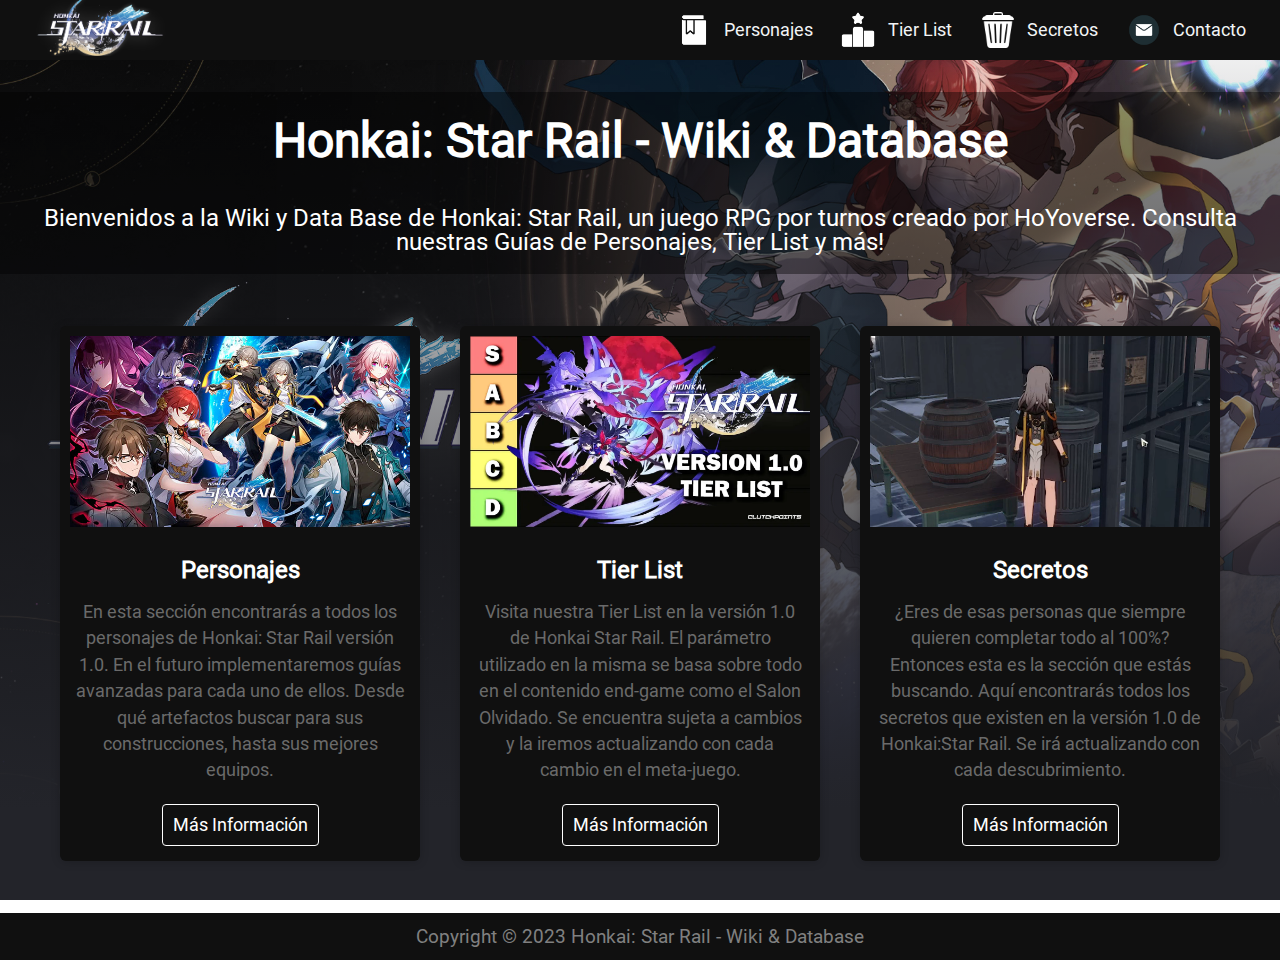
<file: index.html>
<!DOCTYPE html>
<html lang="es">
    <head>
        <meta charset="UTF-8">
        <meta http-equiv="X-UA-Compatible" content="IE=edge">
        <meta name="viewport" content="width=device-width, initial-scale=1.0">
        <!-- UTILIZACIÓN de SEO on-page -->
        <meta name="description" content="Bienvenidos a la Wiki y Data Base de Honkai: Star Rail, un juego RPG por turnos creado por HoYoverse.
        Consulta nuestras Guías de Personajes, Tier List y más!">
        <meta name="keywords" content="HONKAI, STAR, RAIL, WIKI">
        <link rel="stylesheet" href="./css/styles.css">
        <link rel="shortcut icon" href="./img/page-ico.jpg">
        <title>Honkai: Star Rail - Wiki & Database</title>
    </head>

    <body class="content__background hsr">

        <!-- ENCABEZADO DE PÁGINA con LOGO y menu de NAVEGACIÓN -->
        <header>
            <a href="./index.html"><img src="./img/logo-hsr.png" alt="Honkai: Star Rail" class="header__logo"></a>
            <nav class="header__nav">
                <a class="nav__item" href="./pages/personajes.html">
                    <img src="./img/guias-de-personajes-ico.png" class="item__img" alt="Personajes">
                    <span class="item__span" style="margin-left: 0.5rem;">Personajes</span>
                </a>
                <a class="nav__item" href="./pages/tierlist.html">
                    <img src="./img/tier-list-ico.png" class="item__img" alt="Tier List">
                    <span class="item__span" style="margin-left: 0.5rem;">Tier List</span>
                </a>
                <a class="nav__item" href="./pages/secretos.html">
                    <img src="./img/secretos-ico.png" class="item__img" alt="Secretos">
                    <span class="item__span" style="margin-left: 0.5rem;">Secretos</span>
                </a>
                <a class="nav__item" href="./pages/contacto.html">
                    <img src="./img/correo-ico.png" class="item__img" alt="Contacto">
                    <span class="item__span" style="margin-left: 0.5rem;">Contacto</span>
                </a>
            </nav>
        </header>

        <main>

            <!-- BANNER con TITULO y DESCRIPCIÓN -->
            <section>
                <div class="content__hero">
                    <h1>Honkai: Star Rail - Wiki & Database</h1>
                    <p>
                        Bienvenidos a la Wiki y Data Base de Honkai: Star Rail, un juego RPG por turnos creado por HoYoverse.
                        Consulta nuestras Guías de Personajes, Tier List y más!
                    </p>
                </div>
            </section>

            <!-- CARTAS con SUBTITULOS, DESCRIPCIÓN y BOTÓN  -->
            <section class="section__cards">
                <div class="container__card">
                    <div class="card">
                        <figure>
                            <img src="./img/guiadepersonajes.jpg" alt="Personajes">
                        </figure>
                        <div class="content__card">
                            <h3>Personajes</h3>
                            <p>En esta sección encontrarás a todos los personajes de Honkai: Star Rail versión 1.0. En el futuro implementaremos guías avanzadas para cada uno de ellos. Desde qué artefactos buscar para sus construcciones, hasta sus mejores equipos.</p>
                            <a href="./pages/personajes.html">Más Información</a>      
                        </div>
                    </div>
                    <div class="card">
                        <figure>
                            <img src="./img/tierlist-fondo.jpg" alt="Tier List">
                        </figure>
                        <div class="content__card">
                            <h3>Tier List</h3>
                            <p>Visita nuestra Tier List en la versión 1.0 de Honkai Star Rail. El parámetro utilizado en la misma se basa sobre todo en el contenido end-game como el Salon Olvidado. Se encuentra sujeta a cambios y la iremos actualizando con cada cambio en el meta-juego.</p>
                            <a href="./pages/tierlist.html">Más Información</a>      
                        </div>
                    </div>
                    <div class="card">
                        <figure>
                            <img src="./img/secretos-fondo.png" alt="Secretos">
                        </figure>
                        <div class="content__card">
                            <h3>Secretos</h3>
                            <p>¿Eres de esas personas que siempre quieren completar todo al 100%? Entonces esta es la sección que estás buscando. Aquí encontrarás todos los secretos que existen en la versión 1.0 de Honkai:Star Rail. Se irá actualizando con cada descubrimiento.</p>
                            <a href="./pages/secretos.html">Más Información</a>      
                        </div>
                    </div>
                </div>         
            </section>
        </main>

        <!-- PIE DE PÁGINA con COPYRIGHT -->
        <footer>
            <div class="footer__container">
                <p>Copyright &copy; 2023 Honkai: Star Rail - Wiki & Database</p>
            </div>
        </footer>

    </body>
</html>
</file>
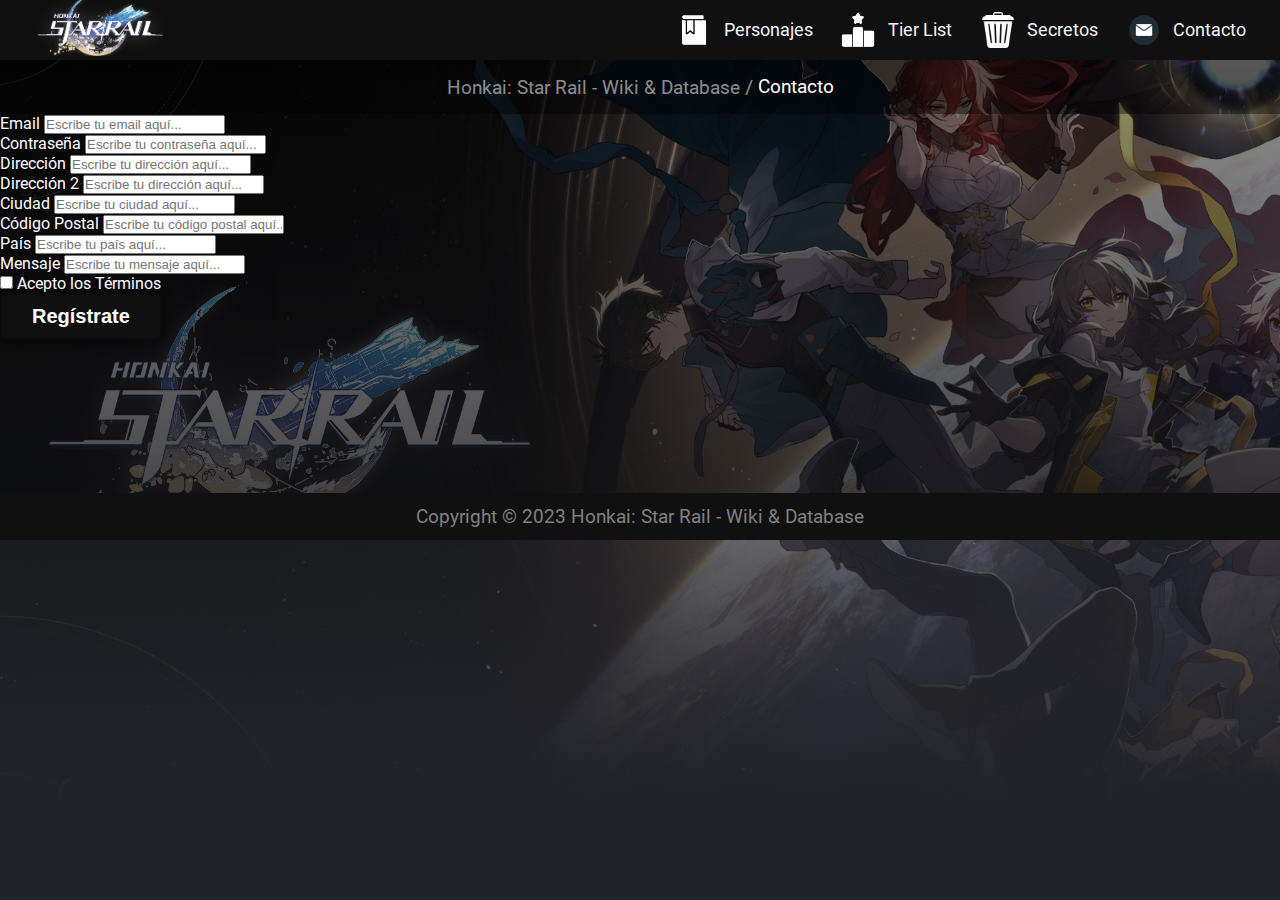
<file: pages/contacto.html>
<!DOCTYPE html>
<html lang="es">
    <head>
        <meta charset="UTF-8">
        <meta http-equiv="X-UA-Compatible" content="IE=edge">
        <meta name="viewport" content="width=device-width, initial-scale=1.0">
        <!-- UTILIZACIÓN de SEO on-page -->
        <meta name="description" content="En esta página podrás ponerte en contacto conmigo para sugerencias o consejos sobre la misma.">
        <meta name="keywords" content="HONKAI, STAR, RAIL, CONTACTO">
        <link rel="shortcut icon" href="../img/page-ico.jpg">
        <!-- UTILIZACIÓN de FRAMEWORK BOOTSTRAP -->
        <link href="https://cdn.jsdelivr.net/npm/bootstrap@5.2.3/dist/css/bootstrap.min.css" rel="stylesheet" integrity="sha384-rbsA2VBKQhggwzxH7pPCaAqO46MgnOM80zW1RWuH61DGLwZJEdK2Kadq2F9CUG65" crossorigin="anonymous">
        <link rel="stylesheet" href="../css/styles.css">
        <title>Honkai: Star Rail - Wiki & Database</title>
    </head>

    <body class="content__background hsr">

        <!-- ENCABEZADO DE PÁGINA con LOGO y menu de NAVEGACIÓN -->
        <header>
            <a href="../index.html"><img src="../img/logo-hsr.png" alt="Honkai: Star Rail" class="header__logo"></a>
            <nav class="header__nav">
                <a class="nav__item" href="../pages/personajes.html">
                    <img src="../img/guias-de-personajes-ico.png" class="item__img" alt="Personajes">
                    <span class="item__span" style="margin-left: 0.5rem;">Personajes</span>
                </a>
                <a class="nav__item" href="../pages/tierlist.html">
                    <img src="../img/tier-list-ico.png" class="item__img" alt="Tier List">
                    <span class="item__span" style="margin-left: 0.5rem;">Tier List</span>
                </a>
                <a class="nav__item" href="../pages/secretos.html">
                    <img src="../img/secretos-ico.png" class="item__img" alt="Secretos">
                    <span class="item__span" style="margin-left: 0.5rem;">Secretos</span>
                </a>
                <a class="nav__item" href="../pages/contacto.html">
                    <img src="../img/correo-ico.png" class="item__img" alt="Contacto">
                    <span class="item__span" style="margin-left: 0.5rem;">Contacto</span>
                </a>
            </nav>
        </header>

        <main class="bg-osc">

            <!-- NAV de PERSONAJES -->
            <section>
                <ul class="page__nav">
                    <li>
                        <a href="../index.html" class="nav__index">Honkai: Star Rail - Wiki & Database</a>
                    </li>
                    <li class="divider">/</li>
                    <li class="nav__now">Contacto</li>
                </ul>
            </section>

            <section class="container" style="padding-bottom: 153px;">
                <form class="row g-3 p-lg-5">

                    <div class="col-6">
                        <label for="emailInput" class="form-label">Email</label>
                        <input type="email" class="form-control" id="emailInput" placeholder="Escribe tu email aquí...">
                    </div>

                    <div class="col-6">
                        <label for="passwordInput" class="form-label">Contraseña</label>
                        <input type="password" class="form-control" id="passwordInput" placeholder="Escribe tu contraseña aquí...">
                    </div>

                    <div class="col-12">
                        <label for="addressInput" class="form-label">Dirección</label>
                        <input type="text" class="form-control" id="addressInput" placeholder="Escribe tu dirección aquí...">
                    </div>

                    <div class="col-12">
                        <label for="addressInput" class="form-label">Dirección 2</label>
                        <input type="text" class="form-control" id="addressInput" placeholder="Escribe tu dirección aquí...">
                    </div>

                    <div class="col-6">
                        <label for="cityInput" class="form-label">Ciudad</label>
                        <input type="text" class="form-control" id="cityInput" placeholder="Escribe tu ciudad aquí...">
                    </div>

                    <div class="col-3">
                        <label for="postalCodeInput" class="form-label">Código Postal</label>
                        <input type="text" class="form-control" id="postalCodeInput" placeholder="Escribe tu código postal aquí...">
                    </div>

                    <div class="col-3">
                        <label for="countryInput" class="form-label">País</label>
                        <input type="text" class="form-control" id="countryInput" placeholder="Escribe tu país aquí...">
                    </div>

                    <div class="col-12">
                        <label for="textInput" class="form-label">Mensaje</label>
                        <input type="text" class="form-control" id="textInput" placeholder="Escribe tu mensaje aquí...">
                    </div>

                    <div class="col-12">
                        <div class="form-check">
                            <input type="checkbox" class="form-check-input" id="checkTerms">
                            <label for="checkTerms" class="form-check-label">Acepto los Términos</label>
                        </div> 
                    </div>

                    <div class="col-12">
                        <button type="submit" class="btn btn-primary">
                            Regístrate
                        </button>
                    </div>

                </form>
            </section>


        </main>

        <!-- PIE DE PÁGINA con COPYRIGHT -->
        <footer>
            <div class="footer__container">
                <p>Copyright &copy; 2023 Honkai: Star Rail - Wiki & Database</p>
            </div>
        </footer>

        <!-- UTILIZACIÓN de FRAMEWORK BOOTSTRAP -->
        <script src="https://cdn.jsdelivr.net/npm/@popperjs/core@2.11.6/dist/umd/popper.min.js" integrity="sha384-oBqDVmMz9ATKxIep9tiCxS/Z9fNfEXiDAYTujMAeBAsjFuCZSmKbSSUnQlmh/jp3" crossorigin="anonymous"></script>
        <script src="https://cdn.jsdelivr.net/npm/bootstrap@5.2.3/dist/js/bootstrap.min.js" integrity="sha384-cuYeSxntonz0PPNlHhBs68uyIAVpIIOZZ5JqeqvYYIcEL727kskC66kF92t6Xl2V" crossorigin="anonymous"></script>
    </body>
</html>
</file>
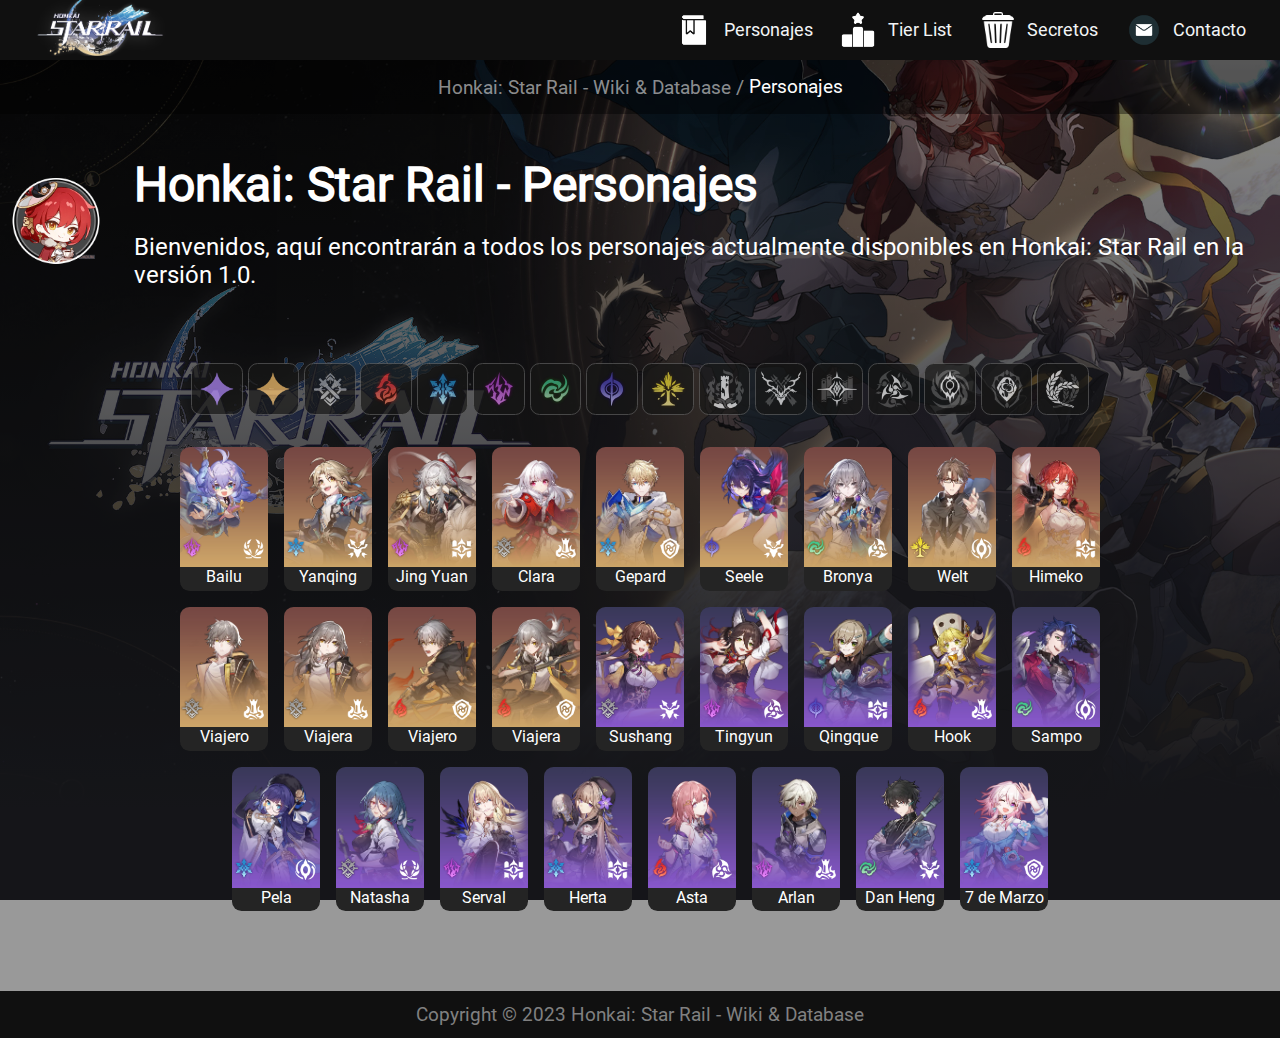
<file: pages/personajes.html>
<!DOCTYPE html>
<html lang="es">
    <head>
        <meta charset="UTF-8">
        <meta http-equiv="X-UA-Compatible" content="IE=edge">
        <meta name="viewport" content="width=device-width, initial-scale=1.0">
        <!-- UTILIZACIÓN de SEO on-page -->
        <meta name="description" content="Bienvenidos, aquí encontrarás a todos los personajes de Honkai: Star Rail en la versión 1.0.">
        <meta name="keywords" content="HONKAI, STAR, RAIL, PERSONAJES">
        <link rel="shortcut icon" href="../img/page-ico.jpg">
        <link rel="stylesheet" href="../css/styles.css">
        <title>Honkai: Star Rail - Wiki & Database</title>
    </head>

    <body class="content__background hsr">

        <!-- ENCABEZADO DE PÁGINA con LOGO y menu de NAVEGACIÓN -->
        <header>
            <a href="../index.html"><img src="../img/logo-hsr.png" alt="Honkai: Star Rail" class="header__logo"></a>
            <nav class="header__nav">
                <a class="nav__item" href="../pages/personajes.html">
                    <img src="../img/guias-de-personajes-ico.png" class="item__img" alt="Personajes">
                    <span class="item__span" style="margin-left: 0.5rem;">Personajes</span>
                </a>
                <a class="nav__item" href="../pages/tierlist.html">
                    <img src="../img/tier-list-ico.png" class="item__img" alt="Tier List">
                    <span class="item__span" style="margin-left: 0.5rem;">Tier List</span>
                </a>
                <a class="nav__item" href="../pages/secretos.html">
                    <img src="../img/secretos-ico.png" class="item__img" alt="Secretos">
                    <span class="item__span" style="margin-left: 0.5rem;">Secretos</span>
                </a>
                <a class="nav__item" href="../pages/contacto.html">
                    <img src="../img/correo-ico.png" class="item__img" alt="Contacto">
                    <span class="item__span" style="margin-left: 0.5rem;">Contacto</span>
                </a>
            </nav>
        </header>

        <main class="bg-osc">

            <!-- NAV de PERSONAJES -->
            <section>
                <ul class="page__nav">
                    <li>
                        <a href="../index.html" class="nav__index">Honkai: Star Rail - Wiki & Database</a>
                    </li>
                    <li class="divider">/</li>
                    <li class="nav__now">Personajes</li>
                </ul>
            </section>

            <!-- ENCABEZADO de PERSONAJES -->
            <section class="tl__header">
                <div>
                    <img src="../img/page-ico3.png" alt="Icono" style="max-width: 100px;">
                </div>
                <div class="tl__header__detail">
                    <h1>Honkai: Star Rail - Personajes</h1>
                    <h2>
                        Bienvenidos, aquí encontrarán a todos los personajes actualmente disponibles en Honkai: Star Rail en la versión 1.0.
                    </h2>
                </div>
            </section>

            <!-- CONTENIDO de PERSONAJES -->
            <section class="char__main">
                <div>
                    <div class="char__filters">
                        <div class="filters__style">
                            <img src="../img/4star.png" alt="4⭐" class="filters__size">
                        </div>
                        <div class="filters__style">
                            <img src="../img/5star.png" alt="5⭐" class="filters__size">
                        </div>
                        <div class="filters__style">
                            <img src="../img/physic.png" alt="Fisico" class="filters__size">
                        </div>
                        <div class="filters__style">
                            <img src="../img/fire.png" alt="Fuego" class="filters__size">
                        </div>
                        <div class="filters__style">
                            <img src="../img/ice.png" alt="Hielo" class="filters__size">
                        </div>
                        <div class="filters__style">
                            <img src="../img/lightning.png" alt="Rayo" class="filters__size">
                        </div>
                        <div class="filters__style">
                            <img src="../img/wind.png" alt="Viento" class="filters__size">
                        </div>
                        <div class="filters__style">
                            <img src="../img/quantum.png" alt="Cuantico" class="filters__size">
                        </div>
                        <div class="filters__style">
                            <img src="../img/imaginarium.png" alt="Imaginario" class="filters__size">
                        </div>
                        <div class="filters__style">
                            <img src="../img/destruction.png" alt="Destrucción" class="filters__size">
                        </div>
                        <div class="filters__style">
                            <img src="../img/hunt.png" alt="Cacería" class="filters__size">
                        </div>
                        <div class="filters__style">
                            <img src="../img/erudition.png" alt="Erudición" class="filters__size">
                        </div>
                        <div class="filters__style">
                            <img src="../img/harmony.png" alt="Armonia" class="filters__size">
                        </div>
                        <div class="filters__style">
                            <img src="../img/nihility.png" alt="Nihilidad" class="filters__size">
                        </div>
                        <div class="filters__style">
                            <img src="../img/conservation.png" alt="Conservación" class="filters__size">
                        </div>
                        <div class="filters__style">
                            <img src="../img/abundance.png" alt="Abundancia" class="filters__size">
                        </div>
                    </div>
                    <div class="char__content">
                        <div class="char__content__detail">
                            <div class="content__detail__position">
                                <div class="char__background__image" style="background-image: url(../img/tl-5.png);">
                                    <div class="char__image" style="background-image: url(../img/bailu.png);"></div>
                                </div>
                                <img src="../img/lightning.png" alt="Rayo" class="char__ico">
                                <img src="../img/abundance2.png" alt="Abundancia" class="char__ico2">
                            </div>
                            <span class="char__content__name">Bailu</span>
                        </div>
                        <div class="char__content__detail">
                            <div class="content__detail__position">
                                <div class="char__background__image" style="background-image: url(../img/tl-5.png);">
                                    <div class="char__image" style="background-image: url(../img/yanqing.png);"></div>
                                </div>
                                <img src="../img/ice.png" alt="Hielo" class="char__ico">
                                <img src="../img/hunt2.png" alt="Caceria" class="char__ico2">
                            </div>
                            <span class="char__content__name">Yanqing</span>
                        </div>
                        <div class="char__content__detail">
                            <div class="content__detail__position">
                                <div class="char__background__image" style="background-image: url(../img/tl-5.png);">
                                    <div class="char__image" style="background-image: url(../img/jingyuan.png);"></div>
                                </div>
                                <img src="../img/lightning.png" alt="Rayo" class="char__ico">
                                <img src="../img/erudition2.png" alt="Erudición" class="char__ico2">
                            </div>
                            <span class="char__content__name">Jing Yuan</span>
                        </div>
                        <div class="char__content__detail">
                            <div class="content__detail__position">
                                <div class="char__background__image" style="background-image: url(../img/tl-5.png);">
                                    <div class="char__image" style="background-image: url(../img/clara.png);"></div>
                                </div>
                                <img src="../img/physic.png" alt="Fisico" class="char__ico">
                                <img src="../img/destruction2.png" alt="Destrucción" class="char__ico2">
                            </div>
                            <span class="char__content__name">Clara</span>
                        </div>
                        <div class="char__content__detail">
                            <div class="content__detail__position">
                                <div class="char__background__image" style="background-image: url(../img/tl-5.png);">
                                    <div class="char__image" style="background-image: url(../img/gepard.png);"></div>
                                </div>
                                <img src="../img/ice.png" alt="Hielo" class="char__ico">
                                <img src="../img/conservation2.png" alt="Conservación" class="char__ico2">
                            </div>
                            <span class="char__content__name">Gepard</span>
                        </div>
                        <div class="char__content__detail">
                            <div class="content__detail__position">
                                <div class="char__background__image" style="background-image: url(../img/tl-5.png);">
                                    <div class="char__image" style="background-image: url(../img/seele.png);"></div>
                                </div>
                                <img src="../img/quantum.png" alt="Cuantico" class="char__ico">
                                <img src="../img/hunt2.png" alt="Caceria" class="char__ico2">
                            </div>
                            <span class="char__content__name">Seele</span>
                        </div>
                        <div class="char__content__detail">
                            <div class="content__detail__position">
                                <div class="char__background__image" style="background-image: url(../img/tl-5.png);">
                                    <div class="char__image" style="background-image: url(../img/bronya.png);"></div>
                                </div>
                                <img src="../img/wind.png" alt="Viento" class="char__ico">
                                <img src="../img/harmony2.png" alt="Armonia" class="char__ico2">
                            </div>
                            <span class="char__content__name">Bronya</span>
                        </div>
                        <div class="char__content__detail">
                            <div class="content__detail__position">
                                <div class="char__background__image" style="background-image: url(../img/tl-5.png);">
                                    <div class="char__image" style="background-image: url(../img/welt.png);"></div>
                                </div>
                                <img src="../img/imaginarium.png" alt="Imaginario" class="char__ico">
                                <img src="../img/nihility2.png" alt="Nihilidad" class="char__ico2">
                            </div>
                            <span class="char__content__name">Welt</span>
                        </div>
                        <div class="char__content__detail">
                            <div class="content__detail__position">
                                <div class="char__background__image" style="background-image: url(../img/tl-5.png);">
                                    <div class="char__image" style="background-image: url(../img/himeko.png);"></div>
                                </div>
                                <img src="../img/fire.png" alt="Fuego" class="char__ico">
                                <img src="../img/erudition2.png" alt="Erudicion" class="char__ico2">
                            </div>
                            <span class="char__content__name">Himeko</span>
                        </div>
                        <div class="char__content__detail">
                            <div class="content__detail__position">
                                <div class="char__background__image" style="background-image: url(../img/tl-5.png);">
                                    <div class="char__image" style="background-image: url(../img/viajerofisico.png);"></div>
                                </div>
                                <img src="../img/physic.png" alt="Fisico" class="char__ico">
                                <img src="../img/destruction2.png" alt="Destrucción" class="char__ico2">
                            </div>
                            <span class="char__content__name">Viajero</span>
                        </div>
                        <div class="char__content__detail">
                            <div class="content__detail__position">
                                <div class="char__background__image" style="background-image: url(../img/tl-5.png);">
                                    <div class="char__image" style="background-image: url(../img/viajerafisico.png);"></div>
                                </div>
                                <img src="../img/physic.png" alt="Fisico" class="char__ico">
                                <img src="../img/destruction2.png" alt="Destrucción" class="char__ico2">
                            </div>
                            <span class="char__content__name">Viajera</span>
                        </div>
                        <div class="char__content__detail">
                            <div class="content__detail__position">
                                <div class="char__background__image" style="background-image: url(../img/tl-5.png);">
                                    <div class="char__image" style="background-image: url(../img/viajerofuego.png);"></div>
                                </div>
                                <img src="../img/fire.png" alt="Fuego" class="char__ico">
                                <img src="../img/conservation2.png" alt="Conservación" class="char__ico2">
                            </div>
                            <span class="char__content__name">Viajero</span>
                        </div>
                        <div class="char__content__detail">
                            <div class="content__detail__position">
                                <div class="char__background__image" style="background-image: url(../img/tl-5.png);">
                                    <div class="char__image" style="background-image: url(../img/viajerafuego.png);"></div>
                                </div>
                                <img src="../img/fire.png" alt="Fuego" class="char__ico">
                                <img src="../img/conservation2.png" alt="Conservación" class="char__ico2">
                            </div>
                            <span class="char__content__name">Viajera</span>
                        </div>
                        <div class="char__content__detail">
                            <div class="content__detail__position">
                                <div class="char__background__image" style="background-image: url(../img/tl-4.png);">
                                    <div class="char__image" style="background-image: url(../img/sushang.png);"></div>
                                </div>
                                <img src="../img/physic.png" alt="Fisico" class="char__ico">
                                <img src="../img/hunt2.png" alt="Caceria" class="char__ico2">
                            </div>
                            <span class="char__content__name">Sushang</span>
                        </div>
                        <div class="char__content__detail">
                            <div class="content__detail__position">
                                <div class="char__background__image" style="background-image: url(../img/tl-4.png);">
                                    <div class="char__image" style="background-image: url(../img/tingyun.png);"></div>
                                </div>
                                <img src="../img/lightning.png" alt="Rayo" class="char__ico">
                                <img src="../img/harmony2.png" alt="Armonia" class="char__ico2">
                            </div>
                            <span class="char__content__name">Tingyun</span>
                        </div>
                        <div class="char__content__detail">
                            <div class="content__detail__position">
                                <div class="char__background__image" style="background-image: url(../img/tl-4.png);">
                                    <div class="char__image" style="background-image: url(../img/qingque.png);"></div>
                                </div>
                                <img src="../img/quantum.png" alt="Cuantico" class="char__ico">
                                <img src="../img/erudition2.png" alt="Erudicion" class="char__ico2">
                            </div>
                            <span class="char__content__name">Qingque</span>
                        </div>
                        <div class="char__content__detail">
                            <div class="content__detail__position">
                                <div class="char__background__image" style="background-image: url(../img/tl-4.png);">
                                    <div class="char__image" style="background-image: url(../img/hook.png);"></div>
                                </div>
                                <img src="../img/fire.png" alt="Fuego" class="char__ico">
                                <img src="../img/destruction2.png" alt="Destrucción" class="char__ico2">
                            </div>
                            <span class="char__content__name">Hook</span>
                        </div>
                        <div class="char__content__detail">
                            <div class="content__detail__position">
                                <div class="char__background__image" style="background-image: url(../img/tl-4.png);">
                                    <div class="char__image" style="background-image: url(../img/sampo.png);"></div>
                                </div>
                                <img src="../img/wind.png" alt="Viento" class="char__ico">
                                <img src="../img/nihility2.png" alt="Nihilidad" class="char__ico2">
                            </div>
                            <span class="char__content__name">Sampo</span>
                        </div>
                        <div class="char__content__detail">
                            <div class="content__detail__position">
                                <div class="char__background__image" style="background-image: url(../img/tl-4.png);">
                                    <div class="char__image" style="background-image: url(../img/pelaaa.png);"></div>
                                </div>
                                <img src="../img/ice.png" alt="Hielo" class="char__ico">
                                <img src="../img/nihility2.png" alt="Nihilidad" class="char__ico2">
                            </div>
                            <span class="char__content__name">Pela</span>
                        </div>
                        <div class="char__content__detail">
                            <div class="content__detail__position">
                                <div class="char__background__image" style="background-image: url(../img/tl-4.png);">
                                    <div class="char__image" style="background-image: url(../img/natasha.png);"></div>
                                </div>
                                <img src="../img/physic.png" alt="Fisico" class="char__ico">
                                <img src="../img/abundance2.png" alt="Abundancia" class="char__ico2">
                            </div>
                            <span class="char__content__name">Natasha</span>
                        </div>
                        <div class="char__content__detail">
                            <div class="content__detail__position">
                                <div class="char__background__image" style="background-image: url(../img/tl-4.png);">
                                    <div class="char__image" style="background-image: url(../img/serval.png);"></div>
                                </div>
                                <img src="../img/lightning.png" alt="Rayo" class="char__ico">
                                <img src="../img/erudition2.png" alt="Erudición" class="char__ico2">
                            </div>
                            <span class="char__content__name">Serval</span>
                        </div>
                        <div class="char__content__detail">
                            <div class="content__detail__position">
                                <div class="char__background__image" style="background-image: url(../img/tl-4.png);">
                                    <div class="char__image" style="background-image: url(../img/herta.png);"></div>
                                </div>
                                <img src="../img/ice.png" alt="Hielo" class="char__ico">
                                <img src="../img/erudition2.png" alt="Erudicion" class="char__ico2">
                            </div>
                            <span class="char__content__name">Herta</span>
                        </div>
                        <div class="char__content__detail">
                            <div class="content__detail__position">
                                <div class="char__background__image" style="background-image: url(../img/tl-4.png);">
                                    <div class="char__image" style="background-image: url(../img/asta.png);"></div>
                                </div>
                                <img src="../img/fire.png" alt="Fuego" class="char__ico">
                                <img src="../img/harmony2.png" alt="Armonia" class="char__ico2">
                            </div>
                            <span class="char__content__name">Asta</span>
                        </div>
                        <div class="char__content__detail">
                            <div class="content__detail__position">
                                <div class="char__background__image" style="background-image: url(../img/tl-4.png);">
                                    <div class="char__image" style="background-image: url(../img/arlan.png);"></div>
                                </div>
                                <img src="../img/lightning.png" alt="Rayo" class="char__ico">
                                <img src="../img/destruction2.png" alt="Destrucción" class="char__ico2">
                            </div>
                            <span class="char__content__name">Arlan</span>
                        </div>
                        <div class="char__content__detail">
                            <div class="content__detail__position">
                                <div class="char__background__image" style="background-image: url(../img/tl-4.png);">
                                    <div class="char__image" style="background-image: url(../img/dangheng.png);"></div>
                                </div>
                                <img src="../img/wind.png" alt="Viento" class="char__ico">
                                <img src="../img/hunt2.png" alt="Caceria" class="char__ico2">
                            </div>
                            <span class="char__content__name">Dan Heng</span>
                        </div>
                        <div class="char__content__detail">
                            <div class="content__detail__position">
                                <div class="char__background__image" style="background-image: url(../img/tl-4.png);">
                                    <div class="char__image" style="background-image: url(../img/7m.png);"></div>
                                </div>
                                <img src="../img/ice.png" alt="Hielo" class="char__ico">
                                <img src="../img/conservation2.png" alt="Conservación" class="char__ico2">
                            </div>
                            <span class="char__content__name">7 de Marzo</span>
                        </div>
                    </div>
                </div>
            </section>


        </main>

        <!-- PIE DE PÁGINA con COPYRIGHT -->
        <footer>
            <div class="footer__container">
                <p>Copyright &copy; 2023 Honkai: Star Rail - Wiki & Database</p>
            </div>
        </footer>
    </body>
</html>
</file>
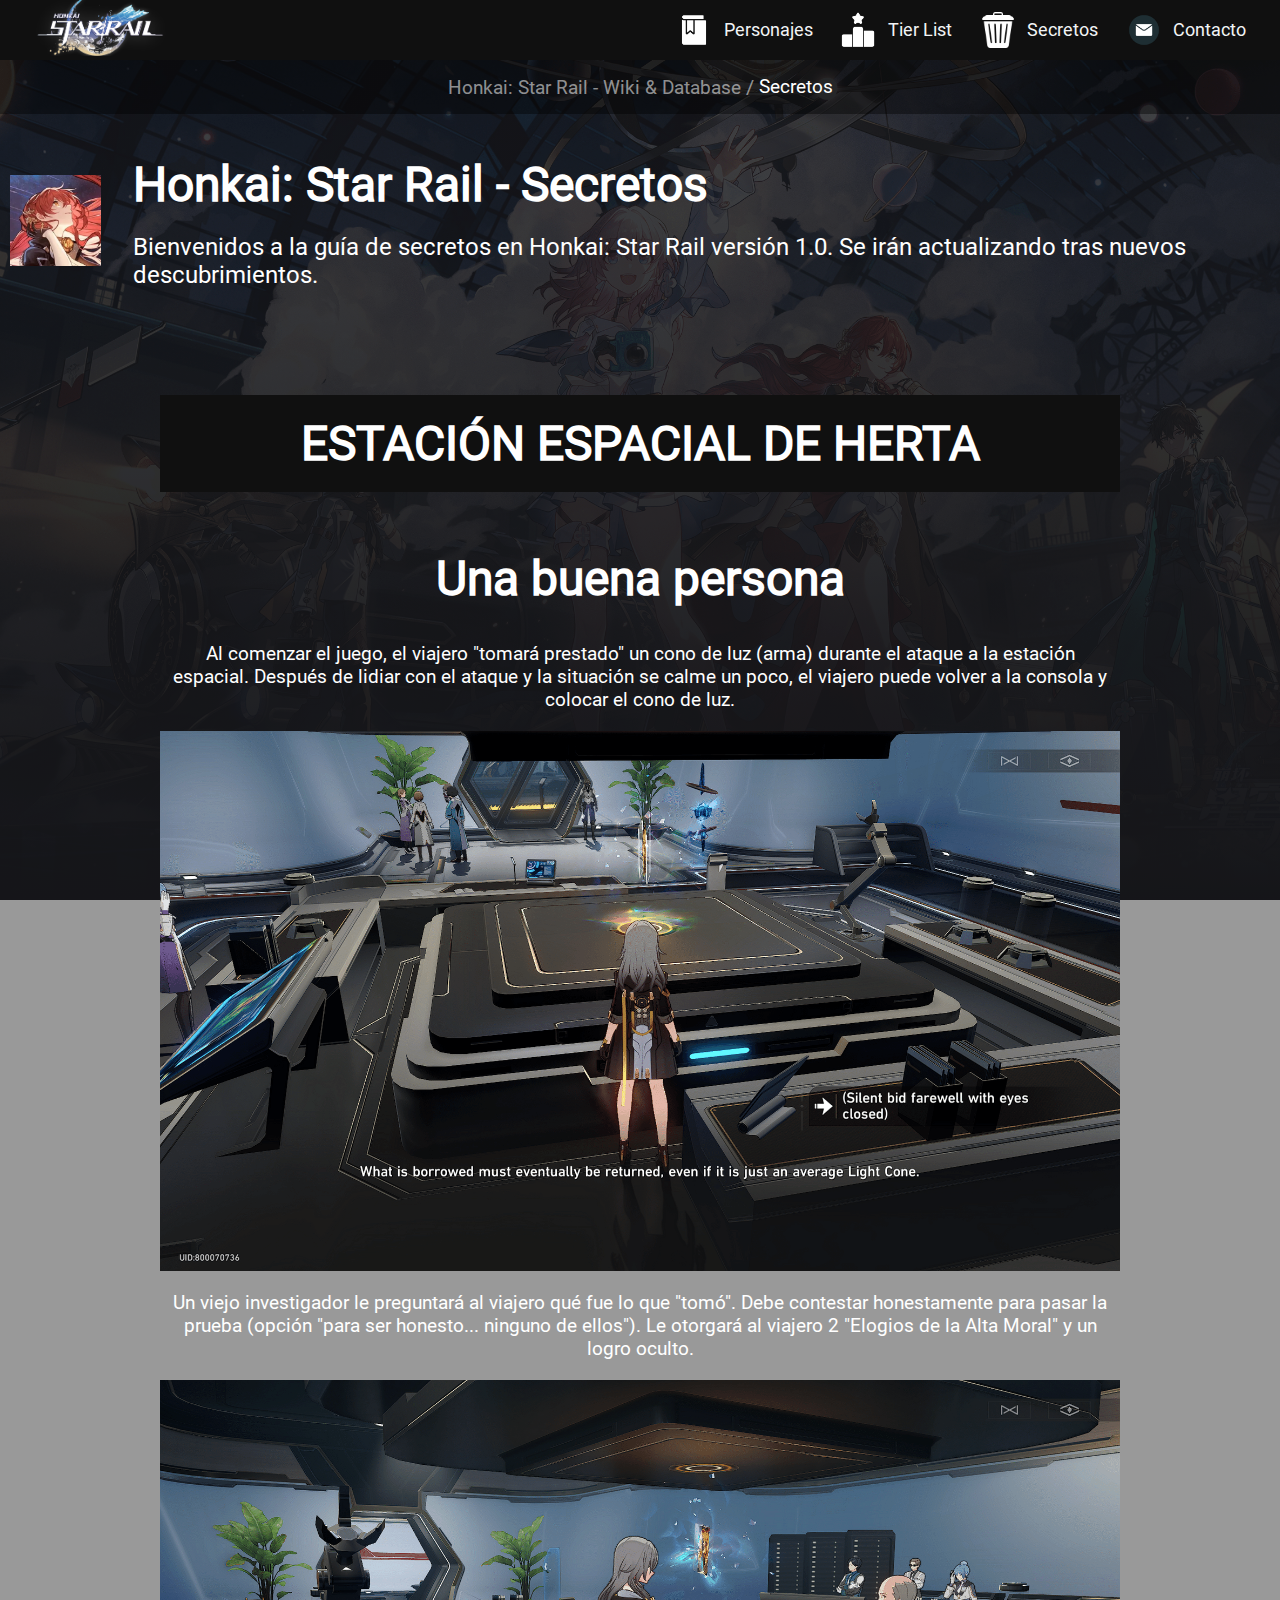
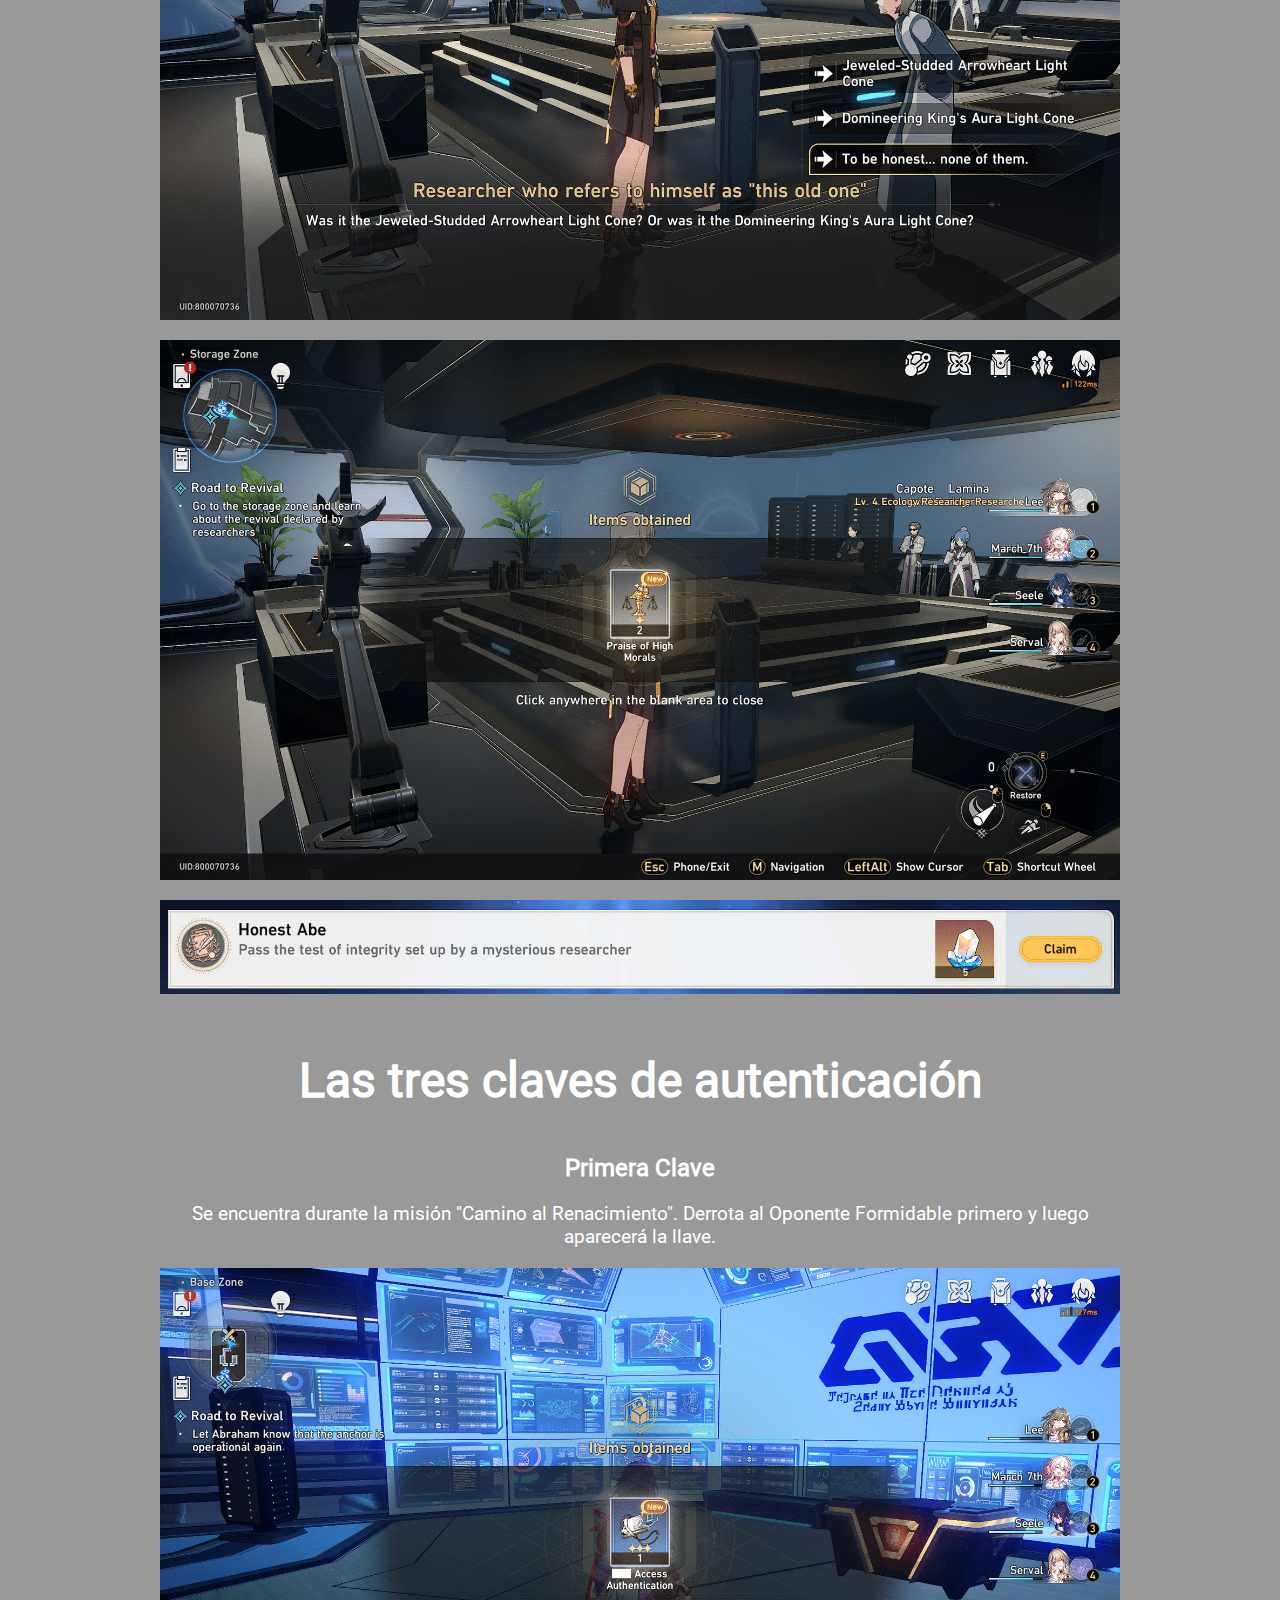
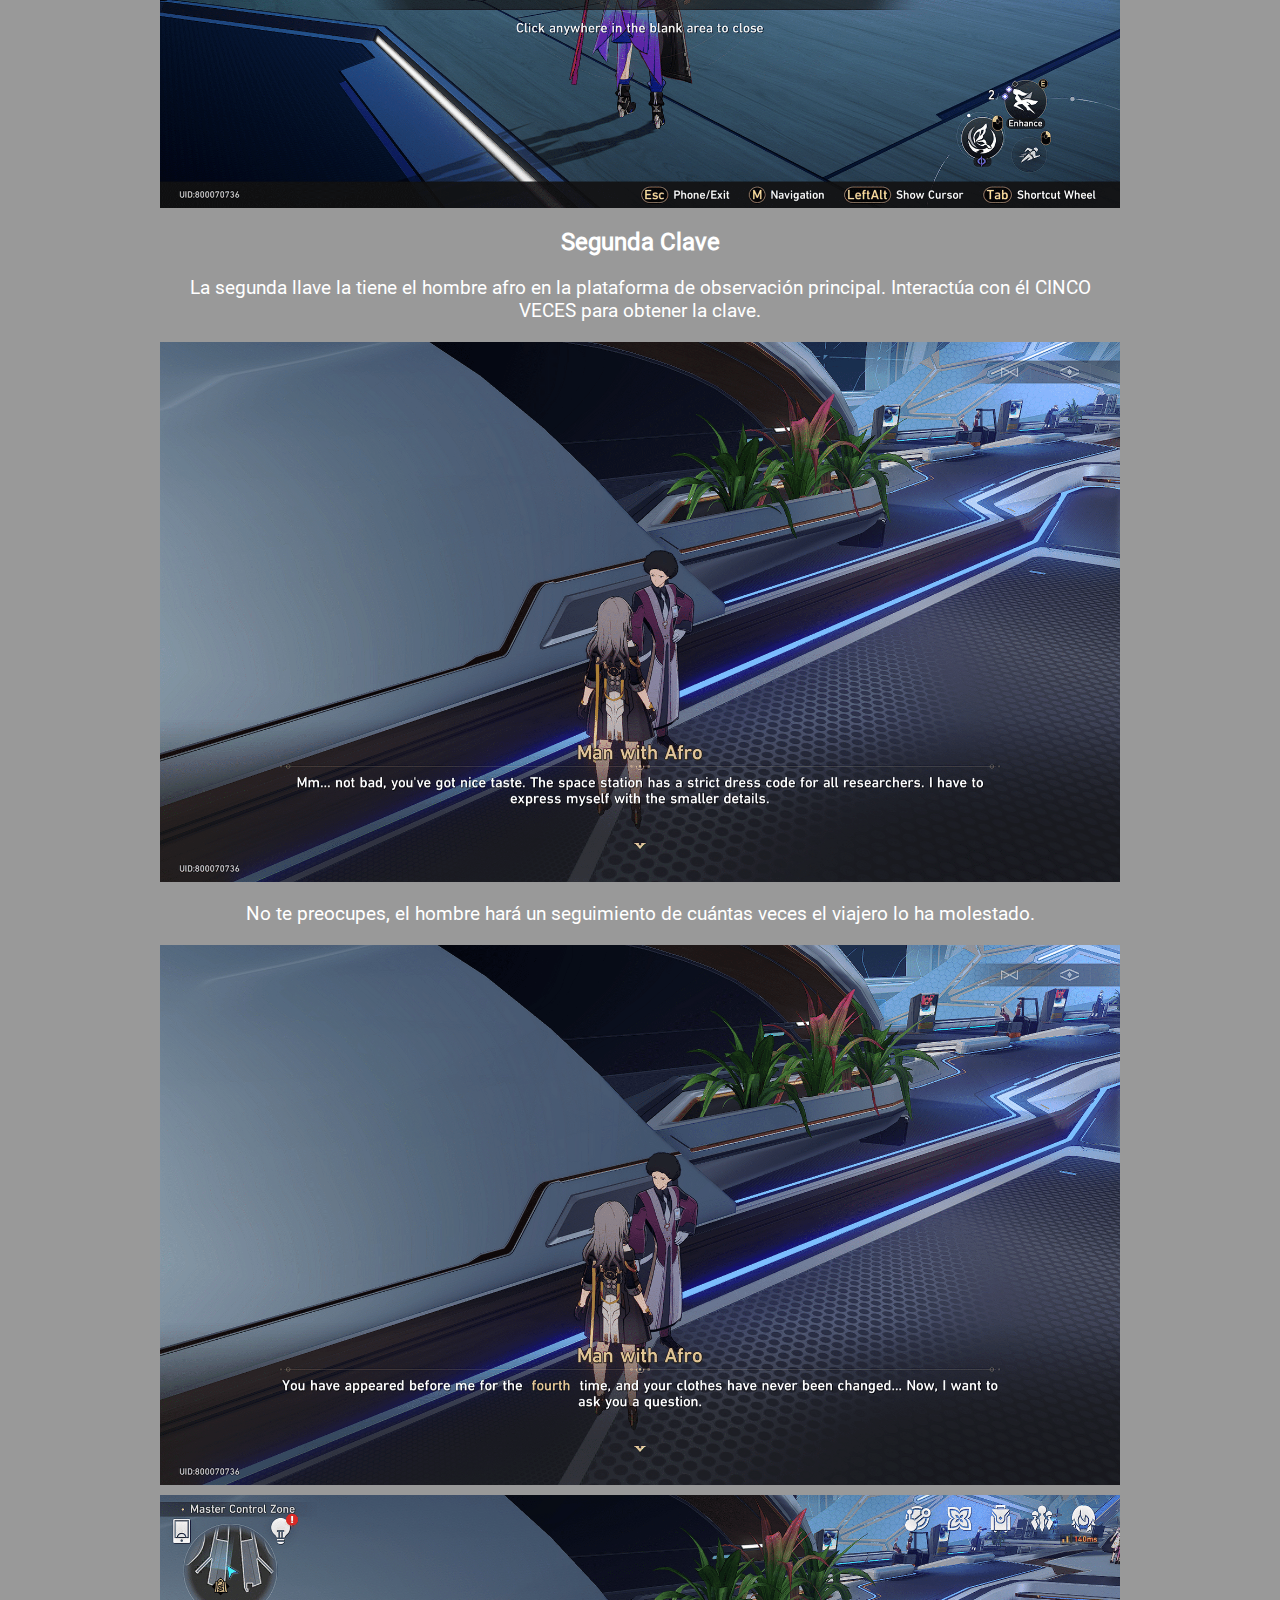
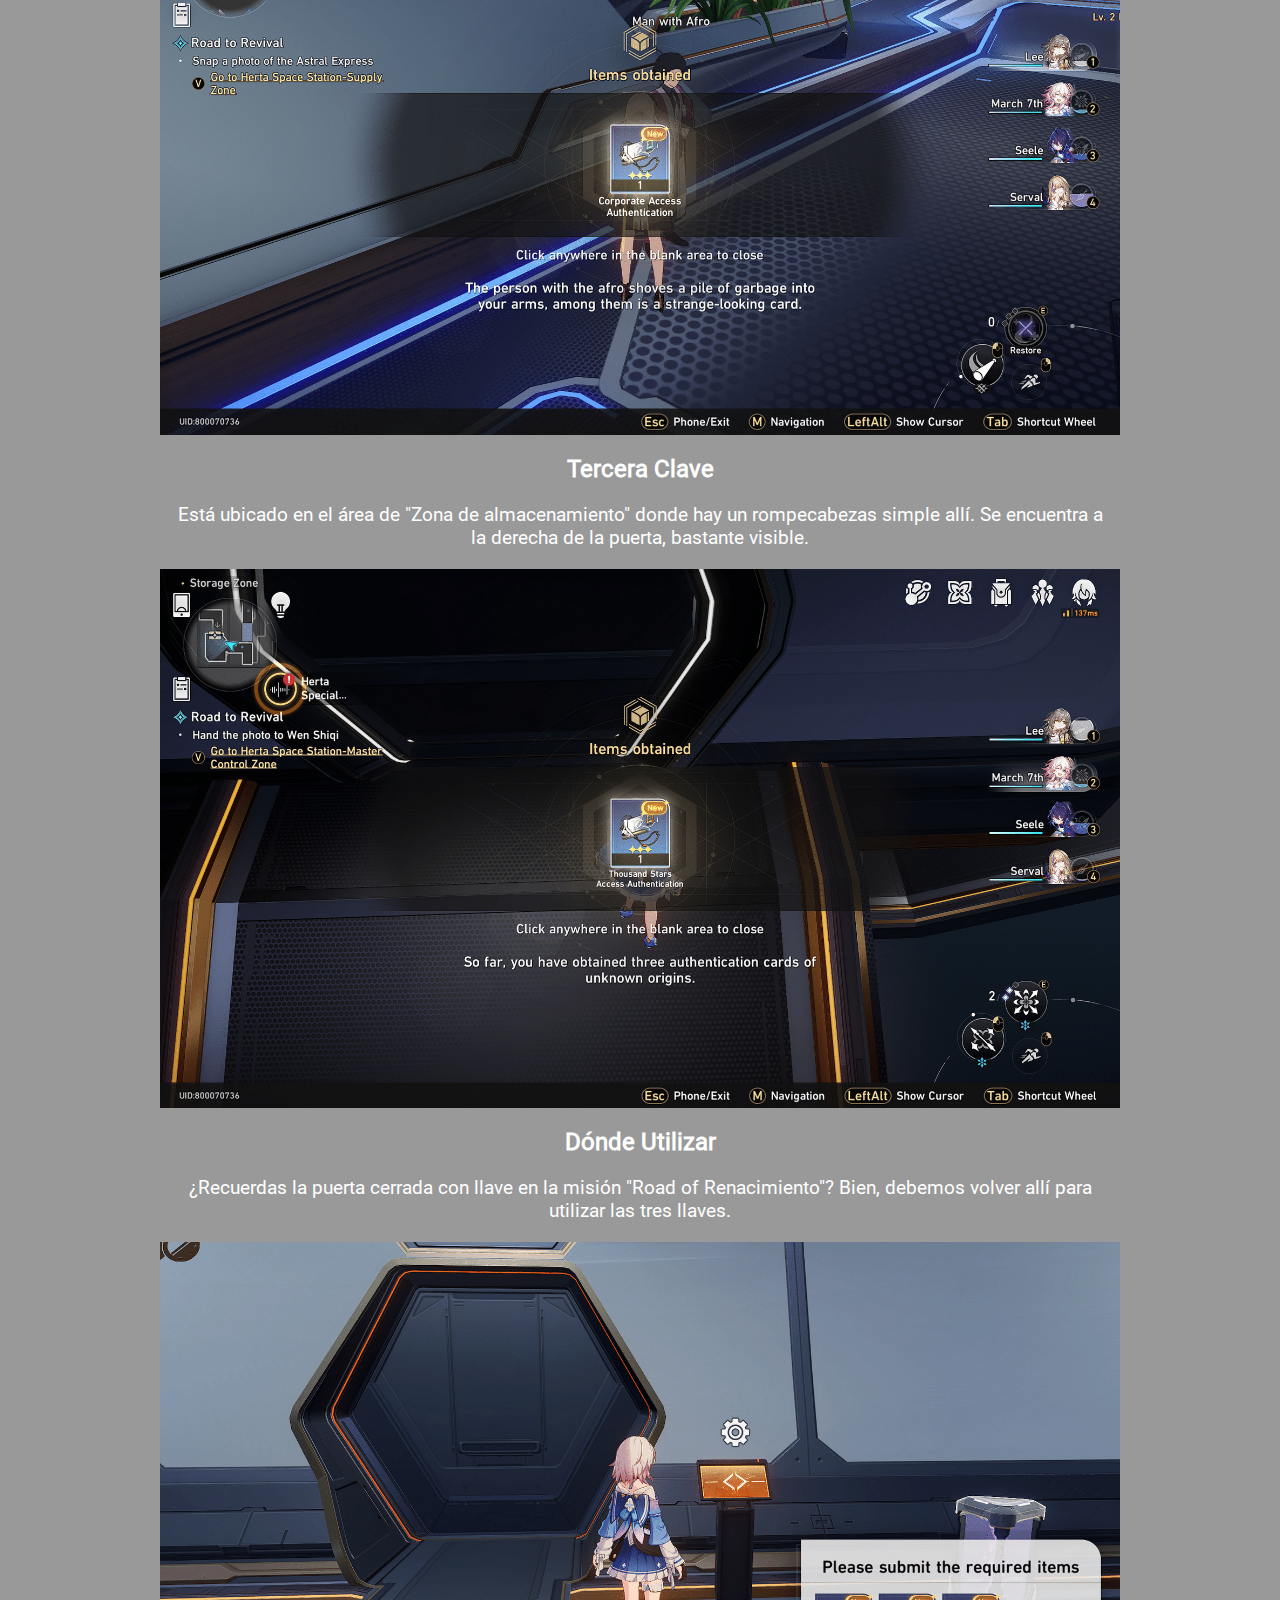
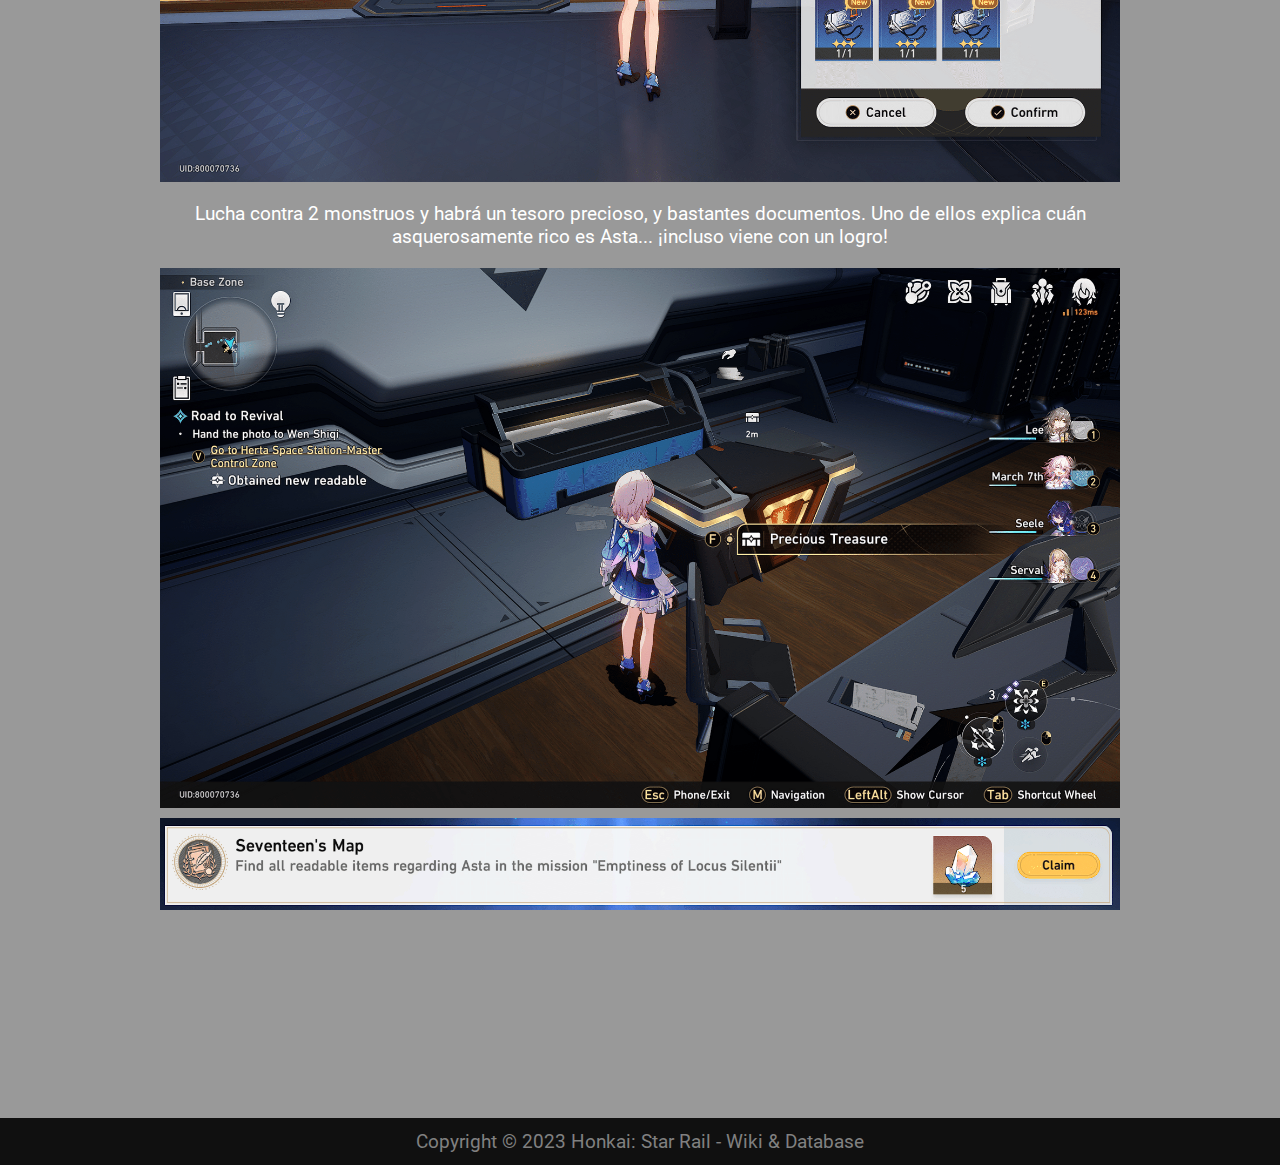
<file: pages/secretos.html>
<!DOCTYPE html>
<html lang="es">
    <head>
        <meta charset="UTF-8">
        <meta http-equiv="X-UA-Compatible" content="IE=edge">
        <meta name="viewport" content="width=device-width, initial-scale=1.0">
        <!-- UTILIZACIÓN de SEO on-page -->
        <meta name="description" content="Bienvenidos a la guía de secretos en Honkai: Star Rail versión 1.0. Se irán actualizando tras nuevos descubrimientos.">
        <meta name="keywords" content="HONKAI, STAR, RAIL, SECRETOS">
        <link rel="stylesheet" href="../css/styles.css">
        <link rel="shortcut icon" href="../img/page-ico.jpg">
        <title>Honkai: Star Rail - Wiki & Database</title>
    </head>

    <body class="page__background hsr">

        <!-- ENCABEZADO DE PÁGINA con LOGO y menu de NAVEGACIÓN -->
        <header>
            <a href="../index.html"><img src="../img/logo-hsr.png" alt="Honkai: Star Rail" class="header__logo"></a>
            <nav class="header__nav">
                <a class="nav__item" href="./personajes.html">
                    <img src="../img/guias-de-personajes-ico.png" class="item__img" alt="Personajes">
                    <span class="item__span" style="margin-left: 0.5rem;">Personajes</span>
                </a>
                <a class="nav__item" href="./tierlist.html">
                    <img src="../img/tier-list-ico.png" class="item__img" alt="Tier List">
                    <span class="item__span" style="margin-left: 0.5rem;">Tier List</span>
                </a>
                <a class="nav__item" href="./secretos.html">
                    <img src="../img/secretos-ico.png" class="item__img" alt="Secretos">
                    <span class="item__span" style="margin-left: 0.5rem;">Secretos</span>
                </a>
                <a class="nav__item" href="../pages/contacto.html">
                    <img src="../img/correo-ico.png" class="item__img" alt="Contacto">
                    <span class="item__span" style="margin-left: 0.5rem;">Contacto</span>
                </a>
            </nav>
        </header>

        <main class="bg-osc">

            <!-- NAV de SECRETOS -->
            <section>
                <ul class="page__nav">
                    <li>
                        <a href="../index.html" class="nav__index">Honkai: Star Rail - Wiki & Database</a>
                    </li>
                    <li class="divider">/</li>
                    <li class="nav__now">Secretos</li>
                </ul>
            </section>

            <!-- ENCABEZADO con TITULO y DESCRIPCIÓN de la página SECRETOS -->
            <section class="tl__header">
                <div>
                    <img src="../img/page-ico2.png" alt="Icono" style="max-width: 100px;">
                </div>
                <div class="tl__header__detail">
                    <h1>Honkai: Star Rail - Secretos</h1>
                    <h2>
                        Bienvenidos a la guía de secretos en Honkai: Star Rail versión 1.0. Se irán actualizando tras nuevos descubrimientos.
                    </h2>
                </div>
            </section>

            <!-- MAIN CONTENT de SECRETOS -->
            <section class="secrets__hsr">
                <div class="secrets__title">
                    <h1>ESTACIÓN ESPACIAL DE HERTA</h1>
                </div>
                <div>
                    <div class="secrets__herta">
                        <div>
                            <h2 class="secrets__subtitle">Una buena persona</h2>
                            <p class="secrets__paragraph">Al comenzar el juego, el viajero "tomará prestado" un cono de luz (arma) durante el ataque a la estación espacial. Después de lidiar con el ataque y la situación se calme un poco, el viajero puede volver a la consola y colocar el cono de luz.</p>
                        </div>
                        <div class="secrets__img">
                            <img src="../img/secretos1.png" alt="Secretos 1">
                        </div>
                        <div>
                            <p class="secrets__paragraph">Un viejo investigador le preguntará al viajero qué fue lo que "tomó". Debe contestar honestamente para pasar la prueba (opción "para ser honesto... ninguno de ellos"). Le otorgará al viajero 2 "Elogios de la Alta Moral" y un logro oculto.</p>
                        </div>
                        <div class="secrets__img">
                            <img src="../img/secretos2.png" alt="Secretos 2">
                            <img src="../img/secretos3.png" alt="Secretos 3">
                            <img src="../img/secretos4.png" alt="Secretos 4">
                        </div>
                    </div>
                    <div class="secrets__herta">
                        <div>
                            <h2 class="secrets__subtitle">Las tres claves de autenticación</h2>
                        </div>
                        <div>
                            <h3 class="secrets__subtitle__sub">Primera Clave</h3>
                            <p class="secrets__paragraph">Se encuentra durante la misión "Camino al Renacimiento". Derrota al Oponente Formidable primero y luego aparecerá la llave.</p>
                        </div>
                        <div class="secrets__img">
                            <img src="../img/secretos5.png" alt="Secretos 5">
                        </div>
                        <div>
                            <h3 class="secrets__subtitle__sub">Segunda Clave</h3>
                            <p class="secrets__paragraph">La segunda llave la tiene el hombre afro en la plataforma de observación principal. Interactúa con él CINCO VECES para obtener la clave.</p>
                        </div>
                        <div class="secrets__img">
                            <img src="../img/secretos6.png" alt="Secretos 6">
                        </div>
                        <div>
                            <p class="secrets__paragraph">No te preocupes, el hombre hará un seguimiento de cuántas veces el viajero lo ha molestado.</p>
                        </div>
                        <div class="secrets__img">
                            <img src="../img/secretos7.png" alt="Secretos 7">
                        </div>
                        <div class="secrets__img">
                            <img src="../img/secretos8.png" alt="Secretos 8">
                        </div>
                        <div>
                            <h3 class="secrets__subtitle__sub">Tercera Clave</h3>
                            <p class="secrets__paragraph">Está ubicado en el área de "Zona de almacenamiento" donde hay un rompecabezas simple allí. Se encuentra a la derecha de la puerta, bastante visible.</p>
                        </div>
                        <div class="secrets__img">
                            <img src="../img/secretos9.png" alt="Secretos 9">
                        </div>
                        <div>
                            <h3 class="secrets__subtitle__sub">Dónde Utilizar</h3>
                            <p class="secrets__paragraph">¿Recuerdas la puerta cerrada con llave en la misión "Road of Renacimiento"? Bien, debemos volver allí para utilizar las tres llaves. </p>
                        </div>
                        <div class="secrets__img">
                            <img src="../img/secretos10.png" alt="Secretos 10">
                        </div>
                        <div>
                            <p class="secrets__paragraph"> Lucha contra 2 monstruos y habrá un tesoro precioso, y bastantes documentos. Uno de ellos explica cuán asquerosamente rico es Asta... ¡incluso viene con un logro!</p>
                        </div>
                        <div class="secrets__img">
                            <img src="../img/secretos11.png" alt="Secretos 11">
                        </div>
                        <div class="secrets__img">
                            <img src="../img/secretos12.png" alt="Secretos 11">
                        </div>
                    </div>
                </div>
            </section>
        </main>

        <!-- PIE DE PÁGINA con COPYRIGHT -->
        <footer>
            <div class="footer__container">
                <p>Copyright &copy; 2023 Honkai: Star Rail - Wiki & Database</p>
            </div>
        </footer>
    </body>
</html>
</file>
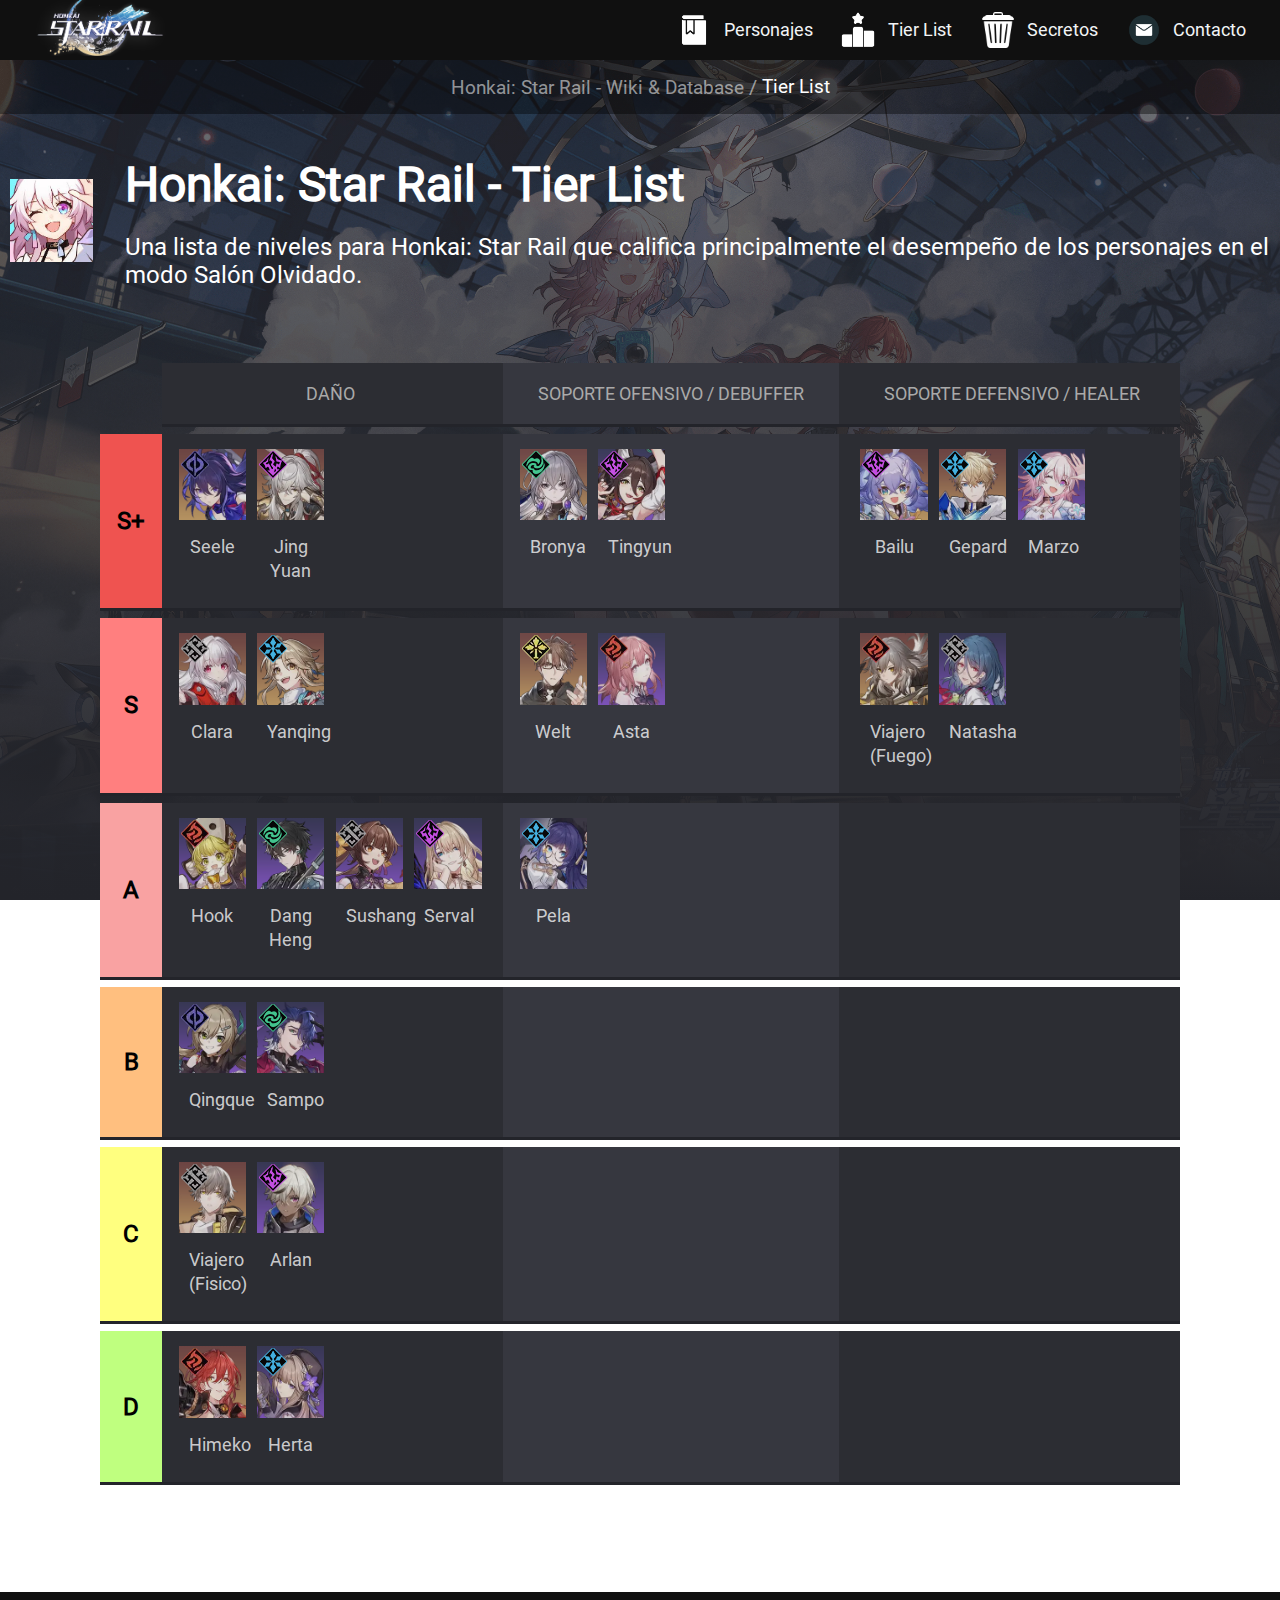
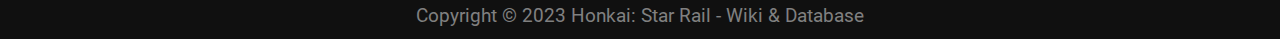
<file: pages/tierlist.html>
<!DOCTYPE html>
<html lang="es">
    <head>
        <meta charset="UTF-8">
        <meta http-equiv="X-UA-Compatible" content="IE=edge">
        <meta name="viewport" content="width=device-width, initial-scale=1.0">
        <!-- UTILIZACIÓN de SEO on-page -->
        <meta name="description" content="Una lista de niveles para Honkai: Star Rail que califica principalmente el desempeño de los personajes en el modo Salón Olvidado.">
        <meta name="keywords" content="HONKAI, STAR, RAIL, TIER, LIST">
        <link rel="stylesheet" href="../css/styles.css">
        <link rel="shortcut icon" href="../img/page-ico.jpg">
        <title>Honkai: Star Rail - Wiki & Database</title>
    </head>

    <body class="page__background hsr">

        <!-- ENCABEZADO DE PÁGINA con LOGO y menu de NAVEGACIÓN -->
        <header>
            <a href="../index.html"><img src="../img/logo-hsr.png" alt="Honkai: Star Rail" class="header__logo"></a>
            <nav class="header__nav">
                <a class="nav__item" href="./personajes.html">
                    <img src="../img/guias-de-personajes-ico.png" class="item__img" alt="Personajes">
                    <span class="item__span" style="margin-left: 0.5rem;">Personajes</span>
                </a>
                <a class="nav__item" href="./tierlist.html">
                    <img src="../img/tier-list-ico.png" class="item__img" alt="Tier List">
                    <span class="item__span" style="margin-left: 0.5rem;">Tier List</span>
                </a>
                <a class="nav__item" href="./secretos.html">
                    <img src="../img/secretos-ico.png" class="item__img" alt="Secretos">
                    <span class="item__span" style="margin-left: 0.5rem;">Secretos</span>
                </a>
                <a class="nav__item" href="../pages/contacto.html">
                    <img src="../img/correo-ico.png" class="item__img" alt="Contacto">
                    <span class="item__span" style="margin-left: 0.5rem;">Contacto</span>
                </a>
            </nav>
        </header>

        <main>

            <!-- NAV de la Tier List -->
            <section>
                <ul class="page__nav">
                    <li>
                        <a href="../index.html" class="nav__index">Honkai: Star Rail - Wiki & Database</a>
                    </li>
                    <li class="divider">/</li>
                    <li class="nav__now">Tier List</li>
                </ul>
            </section>

            <!-- ENCABEZADO con TITULO y DESCRIPCIÓN de la Tier List -->
            <section class="tl__header">
                <div>
                    <img src="../img/page-ico.jpg" alt="Icono" style="max-width: 100px;">
                </div>
                <div class="tl__header__detail">
                    <h1>Honkai: Star Rail - Tier List</h1>
                    <h2>
                        Una lista de niveles para Honkai: Star Rail que califica principalmente el desempeño de los personajes en el modo Salón Olvidado.
                    </h2>
                </div>
            </section>

            <!-- MAIN CONTENT de la Tier List -->
            <section class="custom__tier__list__hsr">
                <div class="custom__tier__header">
                    <div class="tier__rating none">
                        <span>&nbsp;</span>
                    </div>
                    <div class="custom__tier__container">
                        <div class="custom__header">DAÑO</div>
                        <div class="custom__header mid">SOPORTE OFENSIVO / DEBUFFER</div>
                        <div class="custom__header">SOPORTE DEFENSIVO / HEALER</div>
                    </div>
                </div>
                <div class="custom__tier">
                    <div class="tier__rating__splus">
                        <span>S+</span>
                    </div>
                    <div class="custom__tier__container">
                        <div class="custom__tier__burst">
                            <div class="avatar__card tl__card">
                                <div class="avatar rarity__5">
                                    <img src="../img/tl-seele.png" alt="Seele">
                                </div>
                                <span class="floating__element">
                                    <img src="../img/cuantico.png" alt="Cuantico">
                                </span>
                                <span class="emp__name">Seele</span>
                            </div>
                            <div class="avatar__card tl__card">
                                <div class="avatar rarity__5">
                                    <img src="../img/tl-jingyuan.png" alt="Jing Yuan">
                                </div>
                                <span class="floating__element">
                                    <img src="../img/rayo.png" alt="Rayo">
                                </span>
                                <span class="emp__name">Jing Yuan</span>
                            </div>
                        </div>
                        <div class="custom__tier__burst support">
                            <div class="avatar__card tl__card">
                                <div class="avatar rarity__5">
                                    <img src="../img/tl-bronya.png" alt="Bronya">
                                </div>
                                <span class="floating__element">
                                    <img src="../img/viento.png" alt="Viento">
                                </span>
                                <span class="emp__name">Bronya</span>
                            </div>
                            <div class="avatar__card tl__card">
                                <div class="avatar rarity__4">
                                    <img src="../img/tl-tingyun.png" alt="Tingyun">
                                </div>
                                <span class="floating__element">
                                    <img src="../img/rayo.png" alt="Rayo">
                                </span>
                                <span class="emp__name">Tingyun</span>
                            </div>
                        </div>
                        <div class="custom__tier__burst">
                            <div class="avatar__card tl__card">
                                <div class="avatar rarity__5">
                                    <img src="../img/tl-bailu.png" alt="Bailu">
                                </div>
                                <span class="floating__element">
                                    <img src="../img/rayo.png" alt="Rayo">
                                </span>
                                <span class="emp__name">Bailu</span>
                            </div>
                            <div class="avatar__card tl__card">
                                <div class="avatar rarity__5">
                                    <img src="../img/tl-gepard.png" alt="Gepard">
                                </div>
                                <span class="floating__element">
                                    <img src="../img/hielo.png" alt="Hielo">
                                </span>
                                <span class="emp__name">Gepard</span>
                            </div>
                            <div class="avatar__card tl__card">
                                <div class="avatar rarity__4">
                                    <img src="../img/tl-marzo.png" alt="Marzo">
                                </div>
                                <span class="floating__element">
                                    <img src="../img/hielo.png" alt="Hielo">
                                </span>
                                <span class="emp__name">Marzo</span>
                            </div>
                        </div>
                    </div>
                </div>
                <div class="custom__tier">
                    <div class="tier__rating s">
                        <span>S</span>
                    </div>
                    <div class="custom__tier__container">
                        <div class="custom__tier__burst">
                            <div class="avatar__card tl__card">
                                <div class="avatar rarity__5">
                                    <img src="../img/tl-clara.png" alt="Clara">
                                </div>
                                <span class="floating__element">
                                    <img src="../img/fisico.png" alt="Fisico">
                                </span>
                                <span class="emp__name">Clara</span>
                            </div>
                            <div class="avatar__card tl__card">
                                <div class="avatar rarity__5">
                                    <img src="../img/tl-yanqing.png" alt="Yanqing">
                                </div>
                                <span class="floating__element">
                                    <img src="../img/hielo.png" alt="Hielo">
                                </span>
                                <span class="emp__name">Yanqing</span>
                            </div>
                        </div>
                        <div class="custom__tier__burst support">
                            <div class="avatar__card tl__card">
                                <div class="avatar rarity__5">
                                    <img src="../img/tl-welt.png" alt="Welt">
                                </div>
                                <span class="floating__element">
                                    <img src="../img/imaginario.png" alt="Imaginario">
                                </span>
                                <span class="emp__name">Welt</span>
                            </div>
                            <div class="avatar__card tl__card">
                                <div class="avatar rarity__4">
                                    <img src="../img/tl-asta.png" alt="Asta">
                                </div>
                                <span class="floating__element">
                                    <img src="../img/fuego.png" alt="Fuego">
                                </span>
                                <span class="emp__name">Asta</span>
                            </div>
                        </div>
                        <div class="custom__tier__burst">
                            <div class="avatar__card tl__card">
                                <div class="avatar rarity__5">
                                    <img src="../img/tl-viajero(fuego).png" alt="Viajero-Fuego">
                                </div>
                                <span class="floating__element">
                                    <img src="../img/fuego.png" alt="Fuego">
                                </span>
                                <span class="emp__name">Viajero (Fuego)</span>
                            </div>
                            <div class="avatar__card tl__card">
                                <div class="avatar rarity__4">
                                    <img src="../img/tl-natasha.png" alt="Natasha">
                                </div>
                                <span class="floating__element">
                                    <img src="../img/fisico.png" alt="Fisico">
                                </span>
                                <span class="emp__name">Natasha</span>
                            </div>
                        </div>
                    </div>
                </div>
                <div class="custom__tier">
                    <div class="tier__rating a">
                        <span>A</span>
                    </div>
                    <div class="custom__tier__container">
                        <div class="custom__tier__burst">
                            <div class="avatar__card tl__card">
                                <div class="avatar rarity__4">
                                    <img src="../img/tl-hook.png" alt="Hook">
                                </div>
                                <span class="floating__element">
                                    <img src="../img/fuego.png" alt="Fuego">
                                </span>
                                <span class="emp__name">Hook</span>
                            </div>
                            <div class="avatar__card tl__card">
                                <div class="avatar rarity__4">
                                    <img src="../img/tl-danheng.png" alt="Dang-Heng">
                                </div>
                                <span class="floating__element">
                                    <img src="../img/viento.png" alt="Viento">
                                </span>
                                <span class="emp__name">Dang Heng</span>
                            </div>
                            <div class="avatar__card tl__card">
                                <div class="avatar rarity__4">
                                    <img src="../img/tl-sushang.png" alt="Sushang">
                                </div>
                                <span class="floating__element">
                                    <img src="../img/fisico.png" alt="Fisico">
                                </span>
                                <span class="emp__name">Sushang</span>
                            </div>
                            <div class="avatar__card tl__card">
                                <div class="avatar rarity__4">
                                    <img src="../img/tl-serval.png" alt="Serval">
                                </div>
                                <span class="floating__element">
                                    <img src="../img/rayo.png" alt="Rayo">
                                </span>
                                <span class="emp__name">Serval</span>
                            </div>
                        </div>
                        <div class="custom__tier__burst support">
                            <div class="avatar__card tl__card">
                                <div class="avatar rarity__4">
                                    <img src="../img/tl-pela.png" alt="Pela">
                                </div>
                                <span class="floating__element">
                                    <img src="../img/hielo.png" alt="Hielo">
                                </span>
                                <span class="emp__name">Pela</span>
                            </div>
                        </div>
                        <div class="custom__tier__burst"></div>
                    </div>
                </div>
                <div class="custom__tier">
                    <div class="tier__rating b">
                        <span>B</span>
                    </div>
                    <div class="custom__tier__container">
                        <div class="custom__tier__burst">
                            <div class="avatar__card tl__card">
                                <div class="avatar rarity__4">
                                    <img src="../img/tl-qingque.png" alt="Qingque">
                                </div>
                                <span class="floating__element">
                                    <img src="../img/cuantico.png" alt="Cuantico">
                                </span>
                                <span class="emp__name">Qingque</span>
                            </div>
                            <div class="avatar__card tl__card">
                                <div class="avatar rarity__4">
                                    <img src="../img/tl-sampo.png" alt="Sampo">
                                </div>
                                <span class="floating__element">
                                    <img src="../img/viento.png" alt="Viento">
                                </span>
                                <span class="emp__name">Sampo</span>
                            </div>
                        </div>
                        <div class="custom__tier__burst support"></div>
                        <div class="custom__tier__burst"></div>
                    </div>
                </div>
                <div class="custom__tier">
                    <div class="tier__rating c">
                        <span>C</span>
                    </div>
                    <div class="custom__tier__container">
                        <div class="custom__tier__burst">
                            <div class="avatar__card tl__card">
                                <div class="avatar rarity__5">
                                    <img src="../img/tl-viajero(fisico).png" alt="Viajero-Fisico">
                                </div>
                                <span class="floating__element">
                                    <img src="../img/fisico.png" alt="Fisico">
                                </span>
                                <span class="emp__name">Viajero (Fisico)</span>
                            </div>
                            <div class="avatar__card tl__card">
                                <div class="avatar rarity__4">
                                    <img src="../img/tl-arlan.png" alt="Arlan">
                                </div>
                                <span class="floating__element">
                                    <img src="../img/rayo.png" alt="Rayo">
                                </span>
                                <span class="emp__name">Arlan</span>
                            </div>
                        </div>
                        <div class="custom__tier__burst support"></div>
                        <div class="custom__tier__burst"></div>
                    </div>
                </div>
                <div class="custom__tier">
                    <div class="tier__rating d">
                        <span>D</span>
                    </div>
                    <div class="custom__tier__container">
                        <div class="custom__tier__burst">
                            <div class="avatar__card tl__card">
                                <div class="avatar rarity__5">
                                    <img src="../img/tl-himeko.png" alt="Himeko">
                                </div>
                                <span class="floating__element">
                                    <img src="../img/fuego.png" alt="Fuego">
                                </span>
                                <span class="emp__name">Himeko</span>
                            </div>
                            <div class="avatar__card tl__card">
                                <div class="avatar rarity__4">
                                    <img src="../img/tl-herta.png" alt="Herta">
                                </div>
                                <span class="floating__element">
                                    <img src="../img/hielo.png" alt="Hielo">
                                </span>
                                <span class="emp__name">Herta</span>
                            </div>
                        </div>
                        <div class="custom__tier__burst support"></div>
                        <div class="custom__tier__burst"></div>
                    </div>
                </div>
            </section>
        </main>

        <!-- PIE DE PÁGINA con COPYRIGHT -->
        <footer>
            <div class="footer__container">
                <p>Copyright &copy; 2023 Honkai: Star Rail - Wiki & Database</p>
            </div>
        </footer>

    </body>
</html>
</file>
<file: css/styles.css>
@charset "UTF-8";
/* Estilos generales para TODOS LOS ELEMENTOS */
* {
  margin: 0;
  padding: 0;
  box-sizing: border-box;
}

@font-face {
  font-family: "Roboto-Regular";
  src: url("../fonts/Roboto-Regular.ttf");
}
body {
  font-family: "Roboto-Regular";
  color: #fff;
}

h1 {
  font-size: 3em;
  margin-bottom: 0;
  font-weight: bold;
  line-height: normal;
}

h2 {
  font-size: 3em;
  margin-bottom: 0;
  line-height: normal;
  font-weight: bold;
}

h3 {
  font-size: 1.5em;
  font-weight: 600;
  line-height: normal;
  margin-bottom: 0;
}

p {
  font-size: 1.2em;
  line-height: 1.2;
  margin-bottom: 0;
}

ul {
  list-style: none;
}

li {
  font-size: 1.25em;
}

button {
  font-size: 1.25em;
  font-weight: bold;
  padding: 10px 30px;
  border-radius: 5px;
  border: 2px solid rgba(0, 0, 0, 0.3);
  box-shadow: 2px 2px 10px rgba(0, 0, 0, 0.5);
  color: white;
  background-color: #101010;
}

button:hover {
  background-color: #23242a;
}

a {
  text-decoration: none;
  color: #f2f4f5;
  font-size: 1.1rem;
}

img {
  width: 100%;
  height: 100%;
}

/* Estilos para el ENCABEZADO DE PÁGINA y MENU DE NAVEGACIÓN */
header {
  background-color: #101010;
  display: flex;
  justify-content: space-between;
  min-height: 2.5rem;
  position: sticky;
  top: 0;
  z-index: 1;
}

.header__logo {
  height: 3.5rem;
  margin: 0 0 0 1.8rem;
  object-fit: cover;
}

.header__nav {
  display: flex;
  flex: 1 1;
  gap: 1rem;
  justify-content: flex-end;
  margin: 0 1.8rem 0 0;
}

.nav__item {
  align-items: center;
  cursor: pointer;
  display: flex;
  gap: 0.1rem;
  opacity: 1;
  padding-left: 0.3rem;
  padding-right: 0.3rem;
  position: relative;
}

.nav__item:hover {
  background-color: rgb(50, 50, 50);
}

.item__img {
  height: 2.5rem;
  width: 2.5rem;
  padding: 2px;
}

/* Estilos para el FONDO DE LA PÁGINA INDEX*/
.content__background {
  background-size: cover;
  background-repeat: no-repeat;
  background-attachment: fixed;
}

.content__background.hsr {
  background-image: linear-gradient(180deg, transparent, #23242a 90%), url(../img/fondo.jpg);
}

/* Estilos para el BANNER */
.content__hero {
  padding: 20px 0;
  text-align: center;
  background-color: rgba(0, 0, 0, 0.4);
  margin-top: 2rem;
}

.content__hero h1 {
  margin-bottom: 2.3rem;
}

.content__hero h2 {
  font-weight: 400;
  line-height: 1.5em;
  margin: 0 auto;
  width: 70%;
}

.content__hero p {
  font-size: 1.5rem;
  line-height: 1;
}

/* Estilos para las CARTAS */
.section__cards {
  width: 100%;
  display: flex;
  justify-content: center;
  align-items: center;
  margin-top: 2em;
  margin-bottom: 2em;
}

.container__card {
  width: 100%;
  display: flex;
  max-width: 1200px;
}

.card {
  width: 100%;
  margin: 20px;
  border-radius: 6px;
  overflow: hidden;
  background: #101010;
  box-shadow: 0px 1px 10px rgba(0, 0, 0, 0.2);
  cursor: default;
  transition: all 400ms ease;
}

.card:hover {
  box-shadow: 5px 5px 20px rgba(0, 0, 0, 0.4);
  transform: translateY(-3%);
}

.card img {
  width: 100%;
  padding: 10px;
}

.content__card {
  padding: 15px;
  text-align: center;
}

.content__card p {
  font-size: 1.1rem;
  line-height: 1.5;
  color: #6a6a6a;
}

.content__card h3 {
  font-weight: 400px;
  margin-bottom: 15px;
}

.content__card a {
  display: inline-block;
  padding: 10px;
  margin-top: 20px;
  color: #fff;
  border: 1px solid #fff;
  border-radius: 4px;
  transition: all 400ms ease;
}

.content__card a:hover {
  background: #fff;
  color: black;
}

/* Estilos para el PIE DE PÁGINA */
footer {
  background-color: #101010;
}
footer p {
  padding: 12px;
  color: gray;
}

.footer__container {
  display: flex;
  justify-content: center;
  align-items: flex-end;
}

/* Estilos para el FONDO de la PAGINA de TIER LIST */
.page__background {
  background-size: cover;
  background-repeat: no-repeat;
  background-attachment: fixed;
}

.page__background.hsr {
  background-image: linear-gradient(180deg, transparent, #23242a 100%), url(../img/fondo-tierlist.jpg);
}

/* Estilos para la SECCIÓN DE NAVEGACIÓN en el MAIN CONTENT */
.page__nav {
  display: flex;
  justify-content: center;
  padding: 15px;
  background-color: rgba(0, 0, 0, 0.4);
}

.nav__index {
  color: hsla(0, 0%, 100%, 0.55);
  font-size: 1.2rem;
}

.nav__index:hover {
  transition: 0.5s;
  color: #fff;
}

.divider {
  padding: 0 5px;
  color: hsla(0, 0%, 100%, 0.55);
}

.nav__now {
  font-size: 1.2rem;
}

/* Estilos para el ENCABEZADO de la TIER LIST */
.tl__header {
  display: flex;
  align-items: center;
  justify-content: center;
  gap: 2rem;
  padding: 10px;
  margin: 2rem 0 4rem 0;
}

.tl__header__detail h1 {
  font-size: 3em;
  font-weight: bold;
  margin-bottom: 20px;
}

.tl__header__detail h2 {
  font-weight: 400;
  font-size: 1.5em;
}

/* Estilos para la TIER LIST  */
.custom__tier__list__hsr {
  padding: 0 100px 100px 100px;
}

.custom__tier__header {
  display: flex;
}

.tier__rating {
  align-items: center;
  color: black;
  display: flex;
  font-size: 24px;
  font-weight: 700;
  justify-content: center;
  width: 66px;
  border-bottom: 3px solid #23242a;
}

.tier__rating.none {
  border-bottom: none;
}

.custom__tier__container {
  background-color: #2c2d33;
  border-bottom: 3px solid #23242a;
  color: darkgray;
  display: grid;
  grid-template-columns: 33% 33% 33%;
  justify-content: space-between;
  width: 100%;
}

.custom__header {
  font-size: 18px;
  padding: 20px;
  text-align: center;
}

.custom__header.mid {
  background-color: #36373f;
}

.custom__tier {
  display: flex;
  margin: 7px 0;
}

.tier__rating__splus {
  align-items: center;
  background-color: #ef5350;
  color: black;
  display: flex;
  font-size: 24px;
  font-weight: 700;
  justify-content: center;
  width: 66px;
  border-bottom: 3px solid #23242a;
}

.tier__rating.s {
  background-color: #ff7f7f;
}

.tier__rating.a {
  background-color: #f9a2a2;
}

.tier__rating.b {
  background-color: #ffbf7f;
}

.tier__rating.c {
  background-color: #ffff7f;
}

.tier__rating.d {
  background-color: #bfff7f;
}

.custom__tier__burst {
  grid-gap: 10px;
  display: grid;
  grid-template-columns: repeat(auto-fill, 22%);
  justify-content: space-evenly;
  padding: 15px;
  width: 100%;
}

.custom__tier__burst.support {
  background-color: #36373f;
}

.avatar__card {
  opacity: 0.85;
  text-align: center;
}

.tl__card {
  display: flex;
  flex-direction: column;
  position: relative;
}

.avatar {
  background-size: contain;
  margin-bottom: 5px;
}

.rarity__5 {
  background-image: url(../img/tl-5.png);
}

.rarity__4 {
  background-image: url(../img/tl-4.png);
}

.floating__element {
  left: 2px;
  position: absolute;
  top: 2px;
}

.emp__name {
  color: hsla(0, 0%, 100%, 0.9);
  font-size: 18px;
  font-weight: 400;
  line-height: 24px;
  padding: 10px;
}

/* Estilos para la pagina de SECRETOS  */
.bg-osc {
  background-color: rgba(0, 0, 0, 0.4);
}

.secrets__hsr {
  display: flex;
  flex-direction: column;
  padding: 2rem 10rem 10rem 10rem;
  gap: 3rem;
  /* background-color: rgba(0, 0, 0, 0.4); */
}

.secrets__title {
  background-color: #101010;
  text-align: center;
  padding: 20px 0;
}

.secrets__herta {
  display: flex;
  flex-direction: column;
  gap: 10px;
  margin-bottom: 3rem;
  align-items: center;
}

.secrets__subtitle {
  margin-bottom: 15px;
  padding: 10px 0;
  text-align: center;
}

.secrets__subtitle__sub {
  padding: 10px 0;
  text-align: center;
}

.secrets__paragraph {
  padding: 10px;
  max-width: 1000px;
  text-align: center;
}

.secrets__img {
  display: flex;
  flex-direction: column;
  gap: 20px;
  object-fit: cover;
  max-width: 1000px;
}

/* RESPONSIVE DESIGN para MOVILES */
@media screen and (max-width: 768px) {
  h1 {
    font-size: 2em;
  }
  header a {
    padding: 10px;
  }
  .header__logo {
    margin: 0;
  }
  .header__nav {
    margin: 0;
    justify-content: space-evenly;
    padding: 10px;
    gap: 0;
  }
  .item__span {
    display: none;
  }
  .content__hero {
    padding: 20px;
  }
  .content__hero p {
    font-size: 1em;
    line-height: normal;
  }
  .container__card {
    flex-direction: column;
    align-items: center;
    max-width: 300px;
  }
  .card img {
    height: auto;
  }
  .card p {
    font-size: 1em;
  }
  footer p {
    font-size: 1em;
    text-align: center;
  }
  .page__nav {
    display: none;
  }
  .tl__header {
    margin: 0;
    gap: 0;
    background-color: rgba(0, 0, 0, 0.4);
    margin: 2rem 0;
  }
  .tl__header img {
    display: none;
  }
  .tl__header__detail h1 {
    font-size: 2em;
    font-weight: bold;
    text-align: center;
    margin-bottom: 10px;
  }
  .tl__header__detail h2 {
    font-size: 1em;
    font-weight: 500;
    text-align: center;
  }
  .custom__tier__list__hsr {
    padding: 10px;
  }
  .custom__tier__container {
    width: -webkit-fill-available;
    grid-template-columns: 33.3% 33.3% 33.3%;
  }
  .custom__header {
    font-size: 0.8em;
    padding: 10px;
    justify-content: center;
    display: flex;
    align-items: center;
  }
  .custom__tier__burst {
    display: block;
  }
  .gap-5 {
    gap: 0 !important;
  }
  .img-fluid {
    display: none;
  }
  .p-2 {
    padding: 2rem 0.5rem 0.5rem 0.5rem !important;
  }
  .mt-5 {
    margin-top: 0 !important;
  }
  .secrets__hsr {
    padding: 20px;
  }
  .secrets__title {
    padding: 20px;
  }
  h2 {
    font-size: 2em;
  }
  .secrets__paragraph {
    font-size: 1em;
  }
}
.char__main {
  align-items: center;
  display: flex;
  justify-content: center;
}

.char__filters {
  align-items: center;
  display: flex;
  flex-wrap: wrap;
  justify-content: center;
  gap: 0.3rem;
}

.filters__style {
  align-items: center;
  background-color: #171716;
  border: 0.1rem solid #5d5d5d;
  border-radius: 0.6rem;
  color: #f2f4f5;
  column-gap: 0.2rem;
  display: flex;
  opacity: 0.7;
  padding: 0.3rem;
}

.filters__size {
  height: 2.5rem;
  width: 2.5rem;
}

.char__content {
  flex-wrap: wrap;
  max-width: 60rem;
  align-items: center;
  display: flex;
  justify-content: center;
  margin-top: 2rem;
  margin-bottom: 5rem;
  gap: 1rem;
}

.char__content__detail {
  align-items: stretch;
  background-color: #242424;
  border-radius: 0.6rem;
  display: flex;
  flex-direction: column;
  transition: box-shadow 0.2s, -webkit-transform 0.2s;
  transition: transform 0.2s, box-shadow 0.2s;
  transition: transform 0.2s, box-shadow 0.2s, -webkit-transform 0.2s;
  width: 5.5rem;
}

.content__detail__position {
  position: relative;
}

.char__background__image {
  border-top-left-radius: 0.6rem;
  border-top-right-radius: 0.6rem;
  min-height: 7.528rem;
  width: 5.5rem;
  background-size: contain;
}

.char__image {
  background-position: 50%;
  background-repeat: no-repeat;
  background-size: 100%;
  transition: background-size 0.4s;
  border-top-left-radius: 0.6rem;
  border-top-right-radius: 0.6rem;
  min-height: 7.528rem;
  width: 5.5rem;
}

.char__ico {
  bottom: 0.4854rem;
  position: absolute;
  left: 0;
  height: 1.5rem;
  width: 1.5rem;
}

.char__ico2 {
  right: 0.2427rem;
  bottom: 0.4854rem;
  position: absolute;
  height: 1.3rem;
  width: 1.3rem;
}

.char__content__name {
  align-self: center;
  padding-bottom: 0.3rem;
  display: inline-block;
  line-height: normal;
  overflow: hidden;
  text-align: center;
  text-overflow: ellipsis;
  white-space: nowrap;
  width: 100%;
  font-size: 1rem;
}

/*# sourceMappingURL=styles.css.map */
</file>
